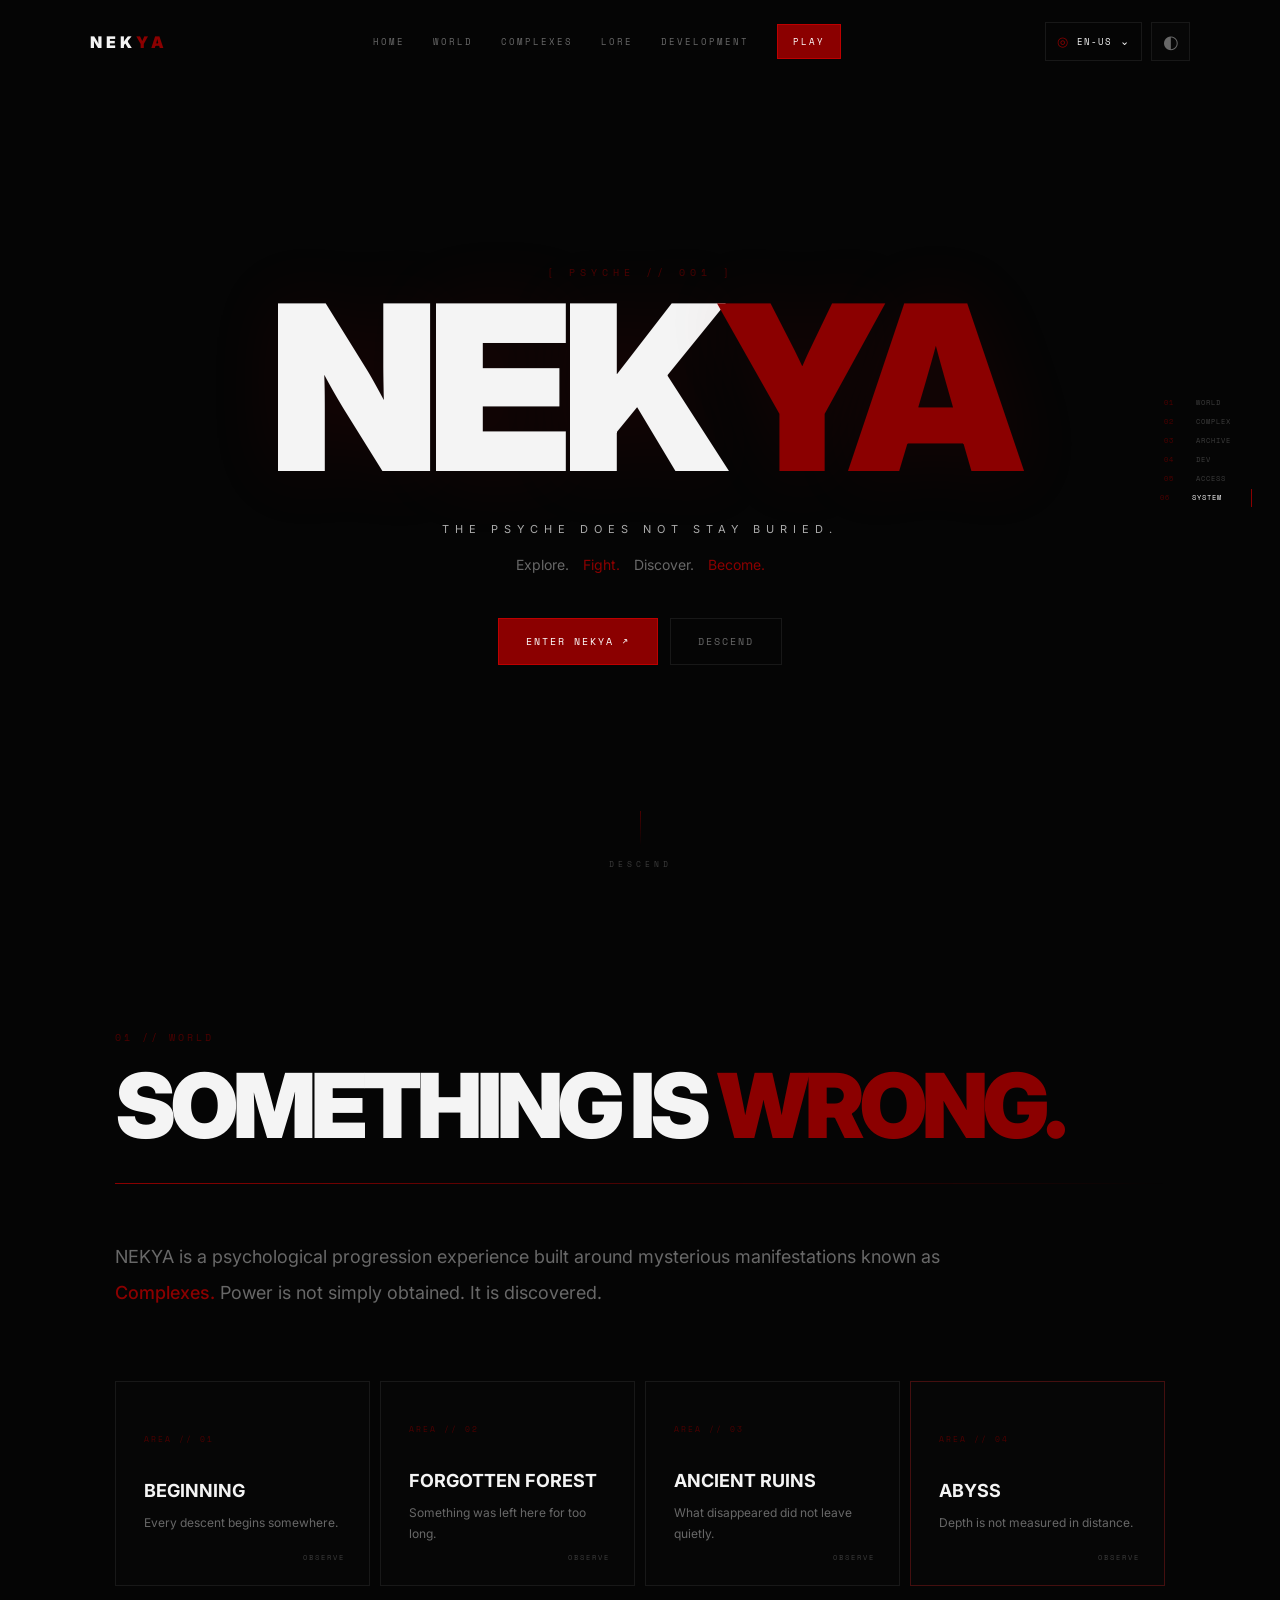
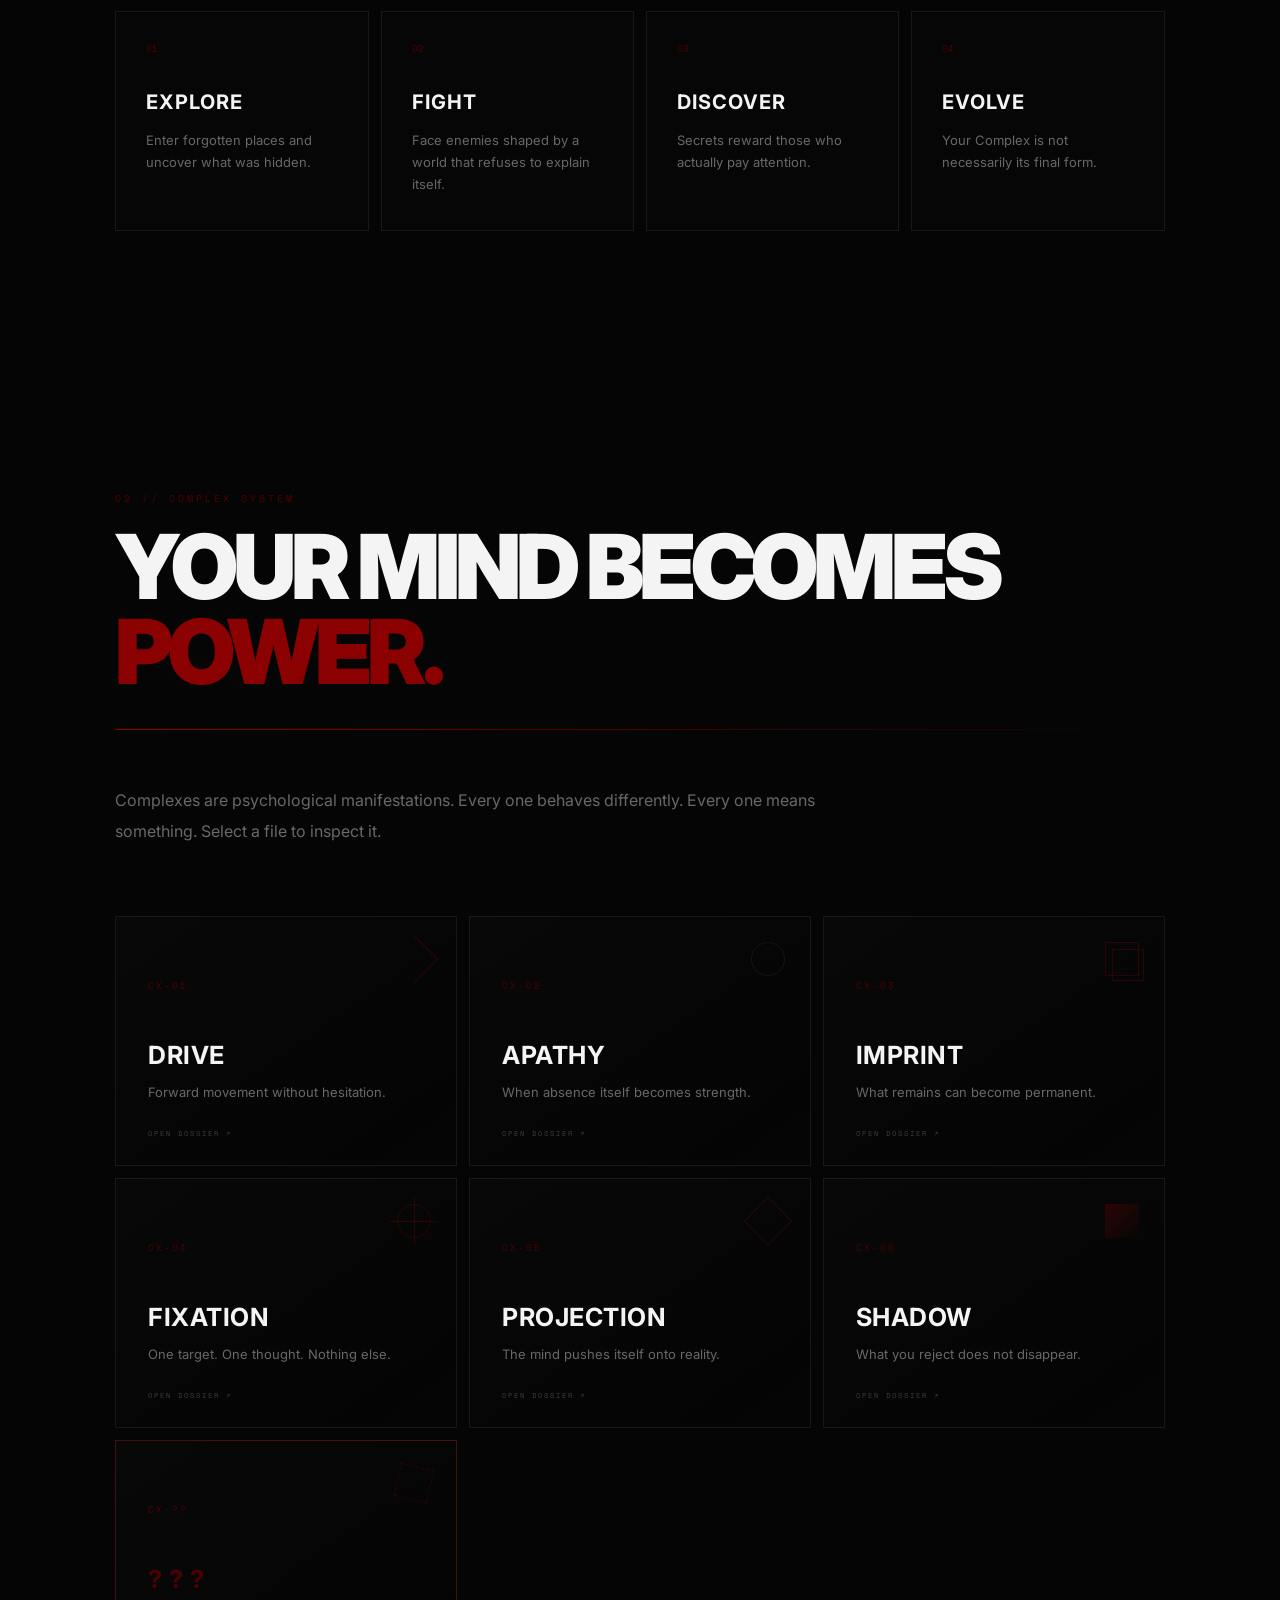
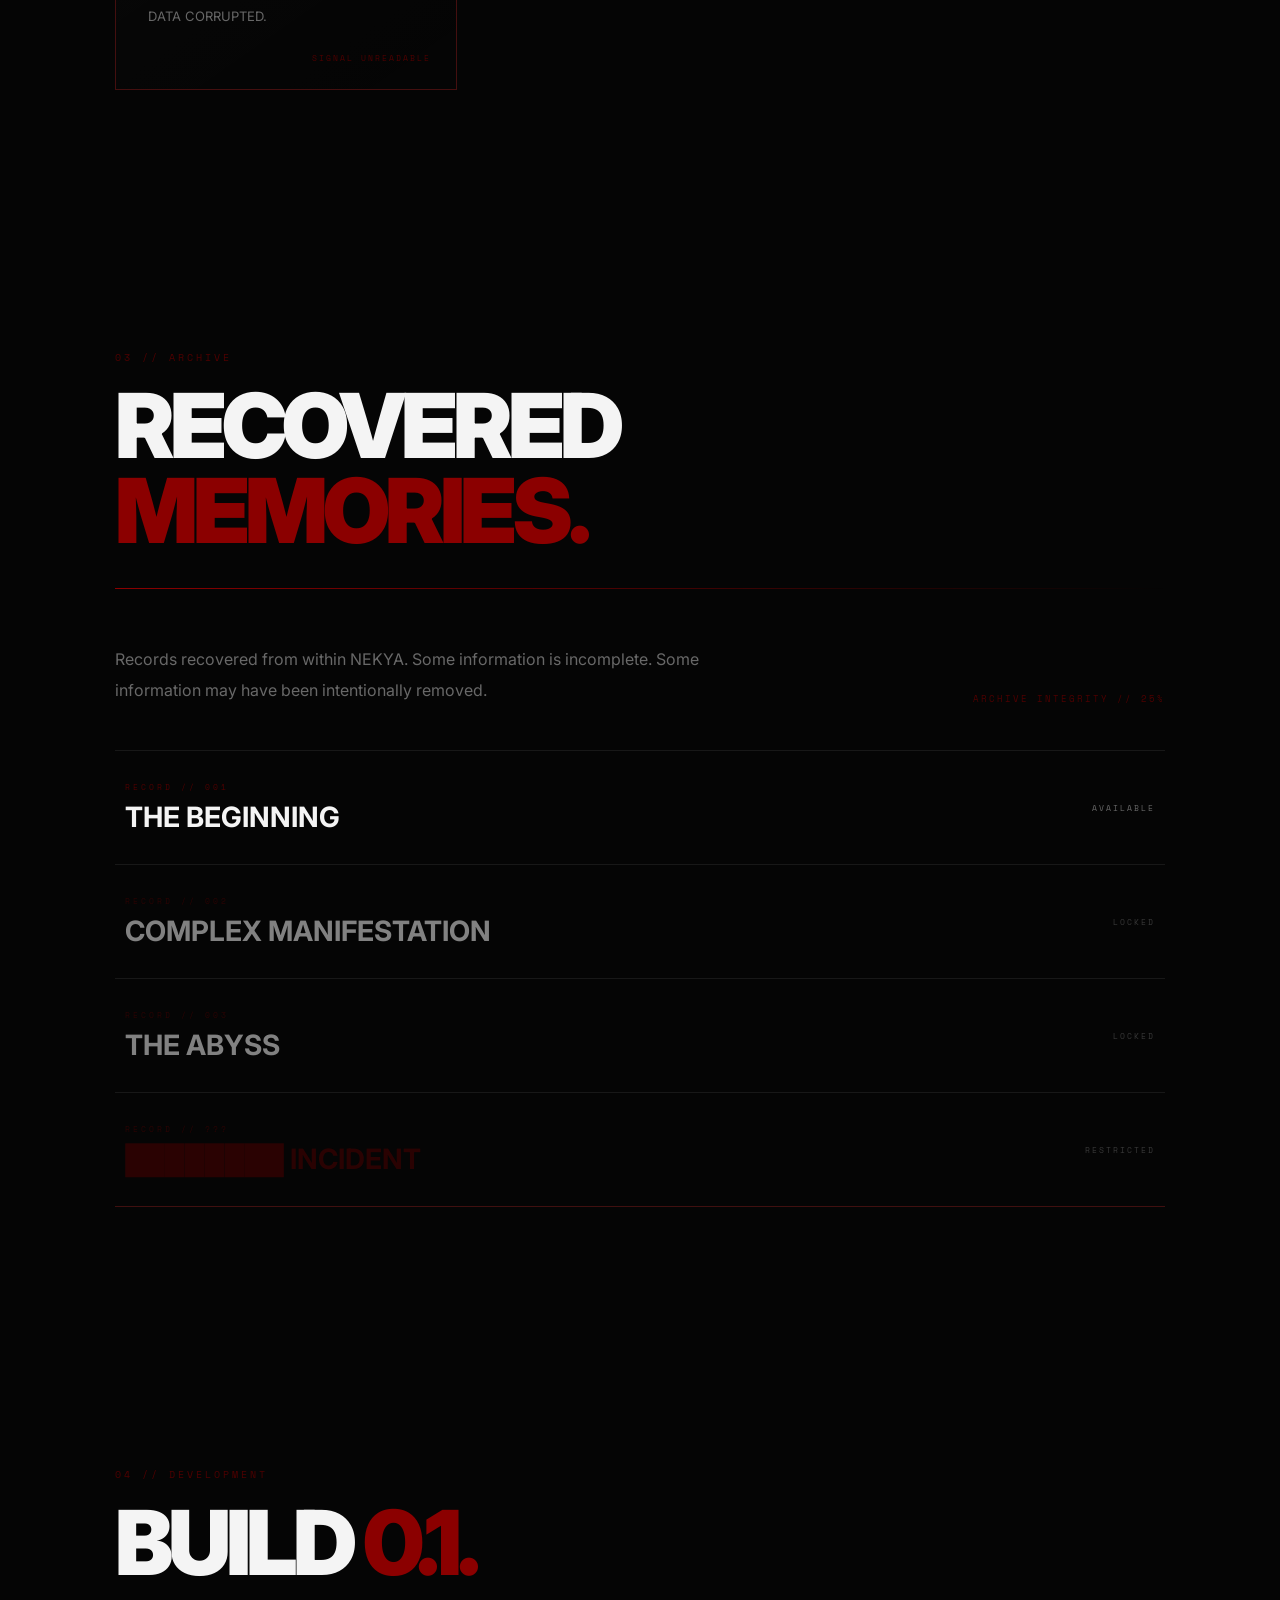
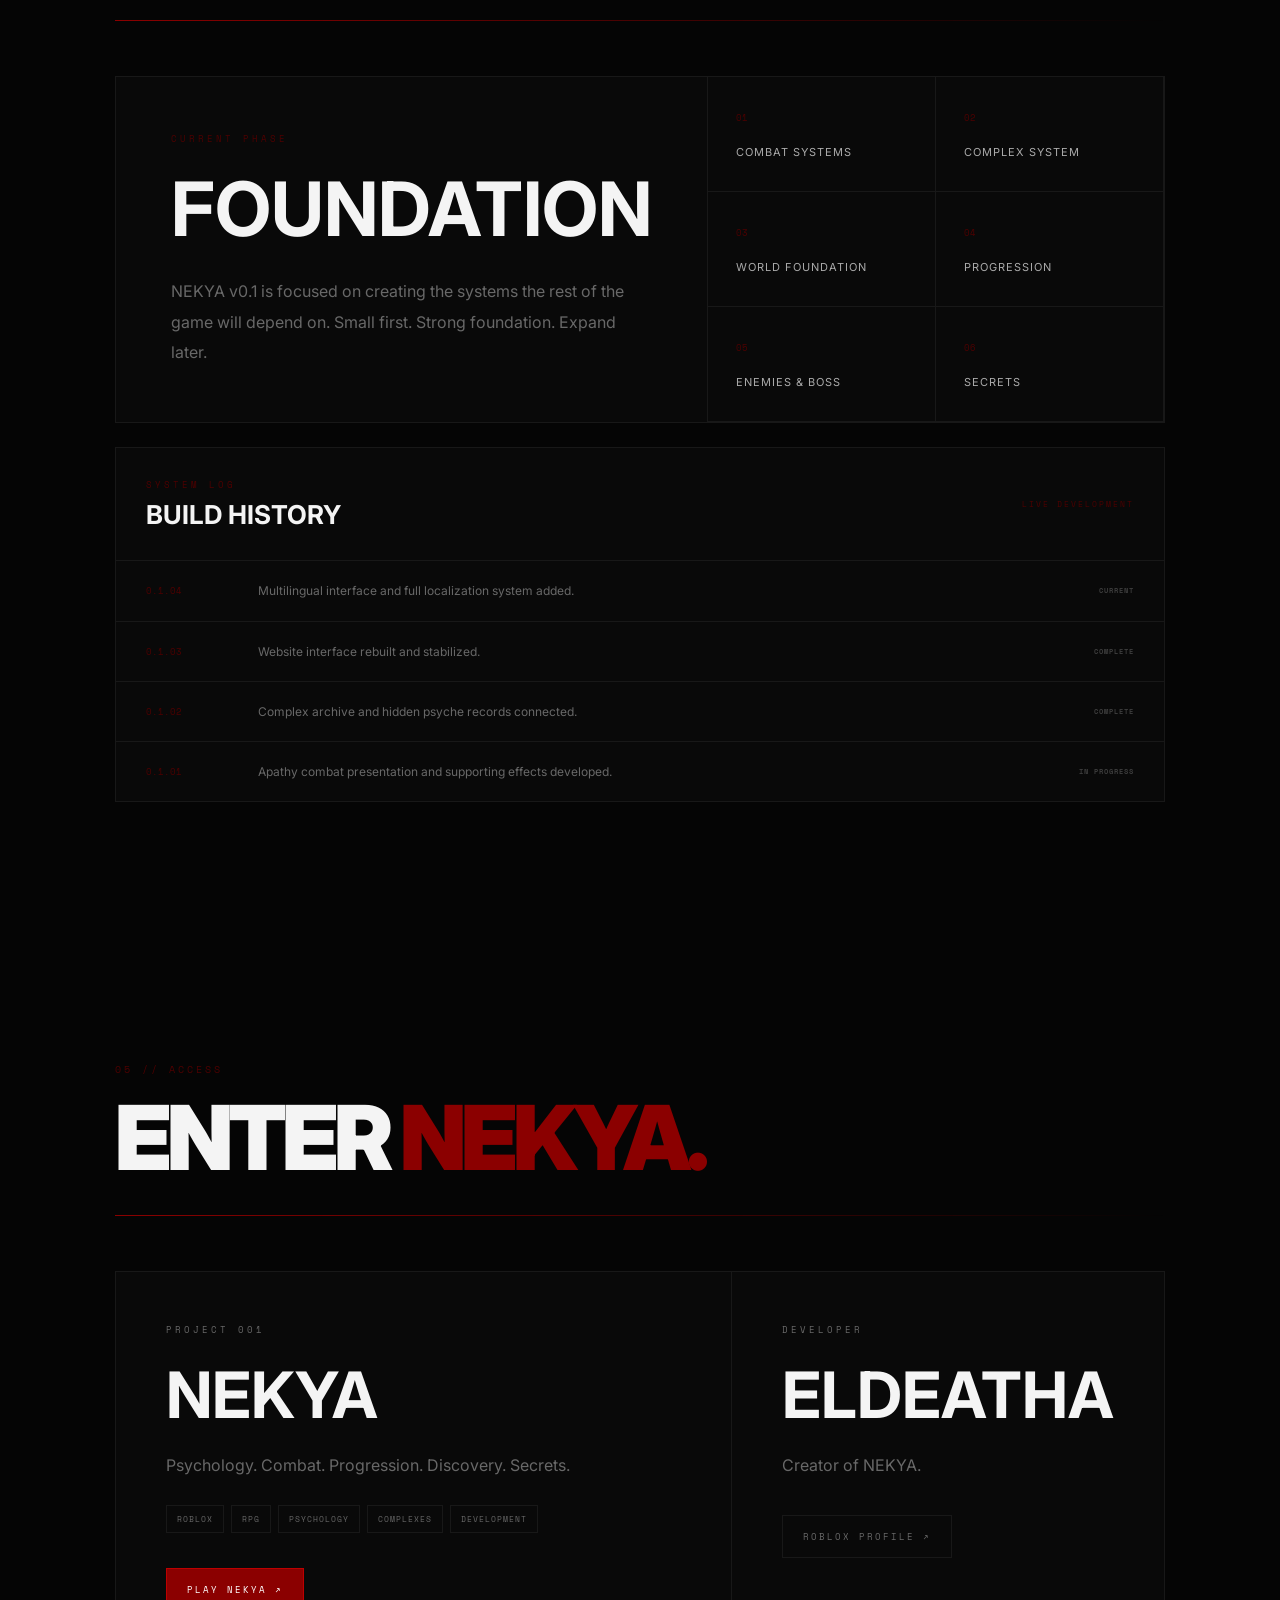
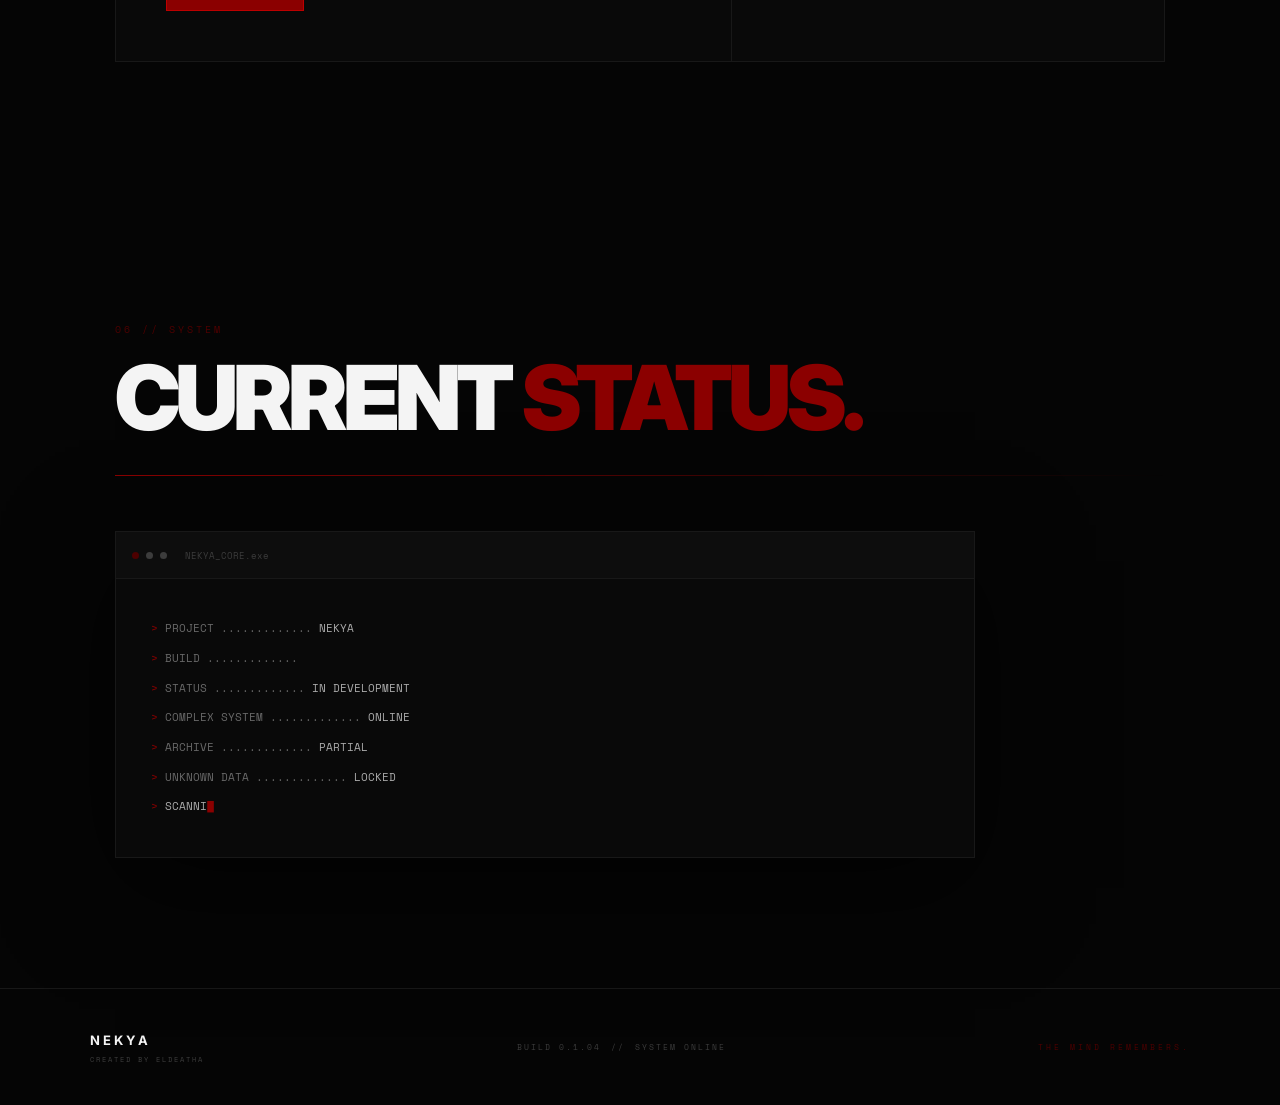
<file: index.html>
<!DOCTYPE html>
<html lang="en">
<head>
    <meta charset="UTF-8">
    <meta name="viewport" content="width=device-width, initial-scale=1.0">
    <meta name="description" content="NEKYA - Explore the psyche. Discover your Complex.">
    <meta name="theme-color" content="#050505">
    <title>NEKYA</title>

    <!-- Cache-busting version parameter prevents GitHub Pages/browser cache mismatches. -->
    <link rel="stylesheet" href="style.css?v=stable-4-lang">
</head>
<body>

    <!-- =====================================================
         GLOBAL VISUAL LAYERS
    ====================================================== -->
    <div id="cursor-dot" aria-hidden="true"></div>
    <div id="cursor-ring" aria-hidden="true"></div>
    <div id="mouse-glow" aria-hidden="true"></div>
    <div id="screen-glitch" class="screen-glitch" aria-hidden="true"></div>

    <div class="background" aria-hidden="true"></div>
    <div class="grid-background" id="grid-background" aria-hidden="true"></div>
    <div class="noise" aria-hidden="true"></div>
    <div id="ambient-particles" class="ambient-particles" aria-hidden="true"></div>


    <!-- =====================================================
         BOOT SCREEN
    ====================================================== -->
    <div id="boot-screen" class="boot-screen" aria-hidden="true">
        <div class="boot-container">
            <p class="boot-small">PSYCHE INTERFACE</p>
            <h1>NEKYA</h1>
            <div class="boot-line"></div>

            <div class="boot-data">
                <p><span>CONNECTION</span><b>ESTABLISHED</b></p>
                <p><span>PSYCHE</span><b>UNSTABLE</b></p>
                <p><span>COMPLEX SYSTEM</span><b>ONLINE</b></p>
                <p><span>ARCHIVE</span><b>PARTIAL</b></p>
                <p><span>UNKNOWN SIGNAL</span><b>DETECTED</b></p>
            </div>

            <p class="boot-loading">
                ENTERING NEKYA<span id="boot-dots">...</span>
            </p>
        </div>
    </div>


    <!-- =====================================================
         NAVBAR
    ====================================================== -->
    <nav id="navbar">
        <a href="#home" class="logo" aria-label="NEKYA home">
            NEK<span>YA</span>
        </a>

        <div class="nav-links" id="nav-links">
            <a href="#home">Home</a>
            <a href="#world">World</a>
            <a href="#complexes">Complexes</a>
            <a href="#lore">Lore</a>
            <a href="#development">Development</a>
            <a
                href="https://www.roblox.com/games/97595999708831/Nekya"
                target="_blank"
                rel="noopener noreferrer"
                class="nav-play"
            >
                Play
            </a>
        </div>

        <div class="nav-controls">
            <div class="language-control" id="language-control">
                <button
                    id="language-toggle"
                    class="language-toggle"
                    type="button"
                    aria-label="Choose language"
                    aria-expanded="false"
                    title="Language"
                >
                    <span class="language-globe">◎</span>
                    <span id="language-current">EN-US</span>
                    <span class="language-chevron">⌄</span>
                </button>

                <div id="language-menu" class="language-menu" role="menu" aria-label="Language">
                    <button type="button" role="menuitemradio" data-language="en-US"><span>English</span><small>US</small></button>
                    <button type="button" role="menuitemradio" data-language="en-GB"><span>English</span><small>UK</small></button>
                    <button type="button" role="menuitemradio" data-language="ru-RU"><span>Русский</span><small>RU</small></button>
                    <button type="button" role="menuitemradio" data-language="lv-LV"><span>Latviešu</span><small>LV</small></button>
                    <button type="button" role="menuitemradio" data-language="es-ES"><span>Español</span><small>ES</small></button>
                    <button type="button" role="menuitemradio" data-language="pt-BR"><span>Português</span><small>BR</small></button>
                    <button type="button" role="menuitemradio" data-language="de-DE"><span>Deutsch</span><small>DE</small></button>
                    <button type="button" role="menuitemradio" data-language="fr-FR"><span>Français</span><small>FR</small></button>
                    <button type="button" role="menuitemradio" data-language="pl-PL"><span>Polski</span><small>PL</small></button>
                </div>
            </div>

            <button
                id="theme-toggle"
                class="icon-button theme-toggle"
                type="button"
                aria-label="Switch theme"
                title="Switch theme"
            >
                <span id="theme-icon">◐</span>
            </button>

            <button
                id="mobile-toggle"
                class="icon-button mobile-toggle"
                type="button"
                aria-label="Open navigation"
                aria-expanded="false"
            >
                <span></span>
                <span></span>
                <span></span>
            </button>
        </div>
    </nav>


    <!-- =====================================================
         SECTION TRACKER
    ====================================================== -->
    <aside class="section-tracker" id="section-tracker" aria-label="Section navigation">
        <a href="#world" data-track="world"><span>01</span><b>WORLD</b></a>
        <a href="#complexes" data-track="complexes"><span>02</span><b>COMPLEX</b></a>
        <a href="#lore" data-track="lore"><span>03</span><b>ARCHIVE</b></a>
        <a href="#development" data-track="development"><span>04</span><b>DEV</b></a>
        <a href="#access" data-track="access"><span>05</span><b>ACCESS</b></a>
        <a href="#status" data-track="status"><span>06</span><b>SYSTEM</b></a>
    </aside>


    <!-- =====================================================
         HERO
    ====================================================== -->
    <main>
        <section id="home" class="hero" data-section="home">
            <div class="hero-content">
                <p class="hero-code">[ PSYCHE // 001 ]</p>
                <h1>NEK<span>YA</span></h1>
                <p class="hero-line">THE PSYCHE DOES NOT STAY BURIED.</p>
                <p class="hero-description">
                    Explore. <span>Fight.</span> Discover. <span>Become.</span>
                </p>

                <div class="hero-buttons">
                    <a
                        href="https://www.roblox.com/games/97595999708831/Nekya"
                        target="_blank"
                        rel="noopener noreferrer"
                        class="primary-button"
                    >
                        ENTER NEKYA ↗
                    </a>

                    <a href="#world" class="secondary-button">
                        DESCEND
                    </a>
                </div>
            </div>

            <div class="scroll-indicator" aria-hidden="true">
                <span></span>
                DESCEND
            </div>
        </section>


        <!-- =================================================
             WORLD
        ================================================== -->
        <section id="world" class="section reveal" data-section="world">
            <p class="section-number">01 // WORLD</p>
            <h2>SOMETHING IS <span>WRONG.</span></h2>
            <div class="section-line"></div>

            <p class="large-description">
                NEKYA is a psychological progression experience built around
                mysterious manifestations known as <strong>Complexes.</strong>
                Power is not simply obtained. It is discovered.
            </p>

            <div class="world-grid">
                <button class="world-card" type="button" data-world="beginning">
                    <p>AREA // 01</p>
                    <h3>BEGINNING</h3>
                    <span>Every descent begins somewhere.</span>
                    <small>OBSERVE</small>
                </button>

                <button class="world-card" type="button" data-world="forest">
                    <p>AREA // 02</p>
                    <h3>FORGOTTEN FOREST</h3>
                    <span>Something was left here for too long.</span>
                    <small>OBSERVE</small>
                </button>

                <button class="world-card" type="button" data-world="ruins">
                    <p>AREA // 03</p>
                    <h3>ANCIENT RUINS</h3>
                    <span>What disappeared did not leave quietly.</span>
                    <small>OBSERVE</small>
                </button>

                <button class="world-card abyss-card" type="button" data-world="abyss">
                    <p>AREA // 04</p>
                    <h3>ABYSS</h3>
                    <span>Depth is not measured in distance.</span>
                    <small>OBSERVE</small>
                </button>
            </div>

            <div class="loop-grid">
                <div class="loop-card">
                    <p>01</p>
                    <h3>EXPLORE</h3>
                    <span>Enter forgotten places and uncover what was hidden.</span>
                </div>

                <div class="loop-card">
                    <p>02</p>
                    <h3>FIGHT</h3>
                    <span>Face enemies shaped by a world that refuses to explain itself.</span>
                </div>

                <div class="loop-card">
                    <p>03</p>
                    <h3>DISCOVER</h3>
                    <span>Secrets reward those who actually pay attention.</span>
                </div>

                <div class="loop-card">
                    <p>04</p>
                    <h3>EVOLVE</h3>
                    <span>Your Complex is not necessarily its final form.</span>
                </div>
            </div>
        </section>


        <!-- =================================================
             COMPLEXES
        ================================================== -->
        <section id="complexes" class="section reveal" data-section="complexes">
            <p class="section-number">02 // COMPLEX SYSTEM</p>
            <h2>YOUR MIND BECOMES <span>POWER.</span></h2>
            <div class="section-line"></div>

            <p class="section-description">
                Complexes are psychological manifestations. Every one behaves
                differently. Every one means something. Select a file to inspect it.
            </p>

            <div class="complex-grid">
                <button class="complex-card complex-drive" type="button" data-complex="drive">
                    <span class="complex-signature" aria-hidden="true"></span>
                    <p class="complex-id">CX-01</p>
                    <h3>DRIVE</h3>
                    <p>Forward movement without hesitation.</p>
                    <small>OPEN DOSSIER ↗</small>
                </button>

                <button class="complex-card complex-apathy" type="button" data-complex="apathy">
                    <span class="complex-signature" aria-hidden="true"></span>
                    <p class="complex-id">CX-02</p>
                    <h3>APATHY</h3>
                    <p>When absence itself becomes strength.</p>
                    <small>OPEN DOSSIER ↗</small>
                </button>

                <button class="complex-card complex-imprint" type="button" data-complex="imprint">
                    <span class="complex-signature" aria-hidden="true"></span>
                    <p class="complex-id">CX-03</p>
                    <h3>IMPRINT</h3>
                    <p>What remains can become permanent.</p>
                    <small>OPEN DOSSIER ↗</small>
                </button>

                <button class="complex-card complex-fixation" type="button" data-complex="fixation">
                    <span class="complex-signature" aria-hidden="true"></span>
                    <p class="complex-id">CX-04</p>
                    <h3>FIXATION</h3>
                    <p>One target. One thought. Nothing else.</p>
                    <small>OPEN DOSSIER ↗</small>
                </button>

                <button class="complex-card complex-projection" type="button" data-complex="projection">
                    <span class="complex-signature" aria-hidden="true"></span>
                    <p class="complex-id">CX-05</p>
                    <h3>PROJECTION</h3>
                    <p>The mind pushes itself onto reality.</p>
                    <small>OPEN DOSSIER ↗</small>
                </button>

                <button class="complex-card complex-shadow" type="button" data-complex="shadow">
                    <span class="complex-signature" aria-hidden="true"></span>
                    <p class="complex-id">CX-06</p>
                    <h3>SHADOW</h3>
                    <p>What you reject does not disappear.</p>
                    <small>OPEN DOSSIER ↗</small>
                </button>

                <button
                    class="complex-card secret-card"
                    id="secret-card"
                    type="button"
                    data-complex="unknown"
                >
                    <span class="complex-signature" aria-hidden="true"></span>
                    <p class="complex-id">CX-??</p>
                    <h3 id="secret-title">???</h3>
                    <p id="secret-description">DATA CORRUPTED.</p>
                    <span class="secret-signal" id="secret-signal">SIGNAL UNREADABLE</span>
                </button>
            </div>
        </section>


        <!-- =================================================
             LORE ARCHIVE
        ================================================== -->
        <section id="lore" class="section reveal" data-section="lore">
            <p class="section-number">03 // ARCHIVE</p>
            <h2>RECOVERED <span>MEMORIES.</span></h2>
            <div class="section-line"></div>

            <div class="archive-intro">
                <p>
                    Records recovered from within NEKYA. Some information is incomplete.
                    Some information may have been intentionally removed.
                </p>
                <span id="archive-integrity">ARCHIVE INTEGRITY // 25%</span>
            </div>

            <div class="archive-list">
                <article class="archive-record" data-record-id="001">
                    <button class="record-header" type="button">
                        <div>
                            <p>RECORD // 001</p>
                            <h3>THE BEGINNING</h3>
                        </div>
                        <span class="record-status">AVAILABLE</span>
                    </button>
                    <div class="record-content">
                        <div>
                            <p>
                                There is no confirmed point at which the first Complex appeared.
                                Some records suggest Complexes were discovered. Others suggest they
                                were always present, waiting for someone capable of recognizing them.
                            </p>
                        </div>
                    </div>
                </article>

                <article
                    class="archive-record locked-record"
                    data-record-id="002"
                    data-requires="complex_viewed"
                >
                    <button class="record-header" type="button">
                        <div>
                            <p>RECORD // 002</p>
                            <h3>COMPLEX MANIFESTATION</h3>
                        </div>
                        <span class="record-status">LOCKED</span>
                    </button>
                    <div class="record-content">
                        <div>
                            <p>
                                A Complex is not simply an ability. It is an expression.
                                Something psychological given form, behavior and consequence.
                                The same power does not necessarily create the same person.
                            </p>
                        </div>
                    </div>
                </article>

                <article
                    class="archive-record locked-record decrypt-record"
                    data-record-id="003"
                    data-requires="world_observed"
                >
                    <button class="record-header" type="button">
                        <div>
                            <p>RECORD // 003</p>
                            <h3>THE ABYSS</h3>
                        </div>
                        <span class="record-status">LOCKED</span>
                    </button>
                    <div class="record-content">
                        <div>
                            <p>
                                The Abyss appears to exist beneath the known world.
                                That description may be inaccurate. Witnesses repeatedly describe
                                the sensation of descending even when no physical movement occurs.
                                Further records are corrupted.
                            </p>
                        </div>
                    </div>
                </article>

                <article
                    class="archive-record locked-record decrypt-record restricted-record"
                    id="restricted-record"
                    data-record-id="unknown"
                    data-requires="secret"
                >
                    <button class="record-header" type="button">
                        <div>
                            <p>RECORD // ???</p>
                            <h3>████████ INCIDENT</h3>
                        </div>
                        <span class="record-status" id="restricted-status">RESTRICTED</span>
                    </button>
                    <div class="record-content">
                        <div>
                            <p id="restricted-text">
                                ACCESS DENIED. This file has been removed from the archive.
                            </p>
                        </div>
                    </div>
                </article>
            </div>
        </section>


        <!-- =================================================
             DEVELOPMENT
        ================================================== -->
        <section id="development" class="section reveal" data-section="development">
            <p class="section-number">04 // DEVELOPMENT</p>
            <h2>BUILD <span>0.1.</span></h2>
            <div class="section-line"></div>

            <div class="development-layout">
                <div class="development-main">
                    <p class="development-label">CURRENT PHASE</p>
                    <h3>FOUNDATION</h3>
                    <p>
                        NEKYA v0.1 is focused on creating the systems the rest of
                        the game will depend on. Small first. Strong foundation.
                        Expand later.
                    </p>
                </div>

                <div class="development-systems">
                    <div><span>01</span><p>COMBAT SYSTEMS</p></div>
                    <div><span>02</span><p>COMPLEX SYSTEM</p></div>
                    <div><span>03</span><p>WORLD FOUNDATION</p></div>
                    <div><span>04</span><p>PROGRESSION</p></div>
                    <div><span>05</span><p>ENEMIES & BOSS</p></div>
                    <div><span>06</span><p>SECRETS</p></div>
                </div>
            </div>

            <div class="update-log">
                <div class="update-log-head">
                    <div>
                        <p class="development-label">SYSTEM LOG</p>
                        <h3>BUILD HISTORY</h3>
                    </div>
                    <span>LIVE DEVELOPMENT</span>
                </div>

                <div class="update-entry">
                    <span>0.1.04</span>
                    <p>Multilingual interface and full localization system added.</p>
                    <b>CURRENT</b>
                </div>

                <div class="update-entry">
                    <span>0.1.03</span>
                    <p>Website interface rebuilt and stabilized.</p>
                    <b>COMPLETE</b>
                </div>

                <div class="update-entry">
                    <span>0.1.02</span>
                    <p>Complex archive and hidden psyche records connected.</p>
                    <b>COMPLETE</b>
                </div>

                <div class="update-entry">
                    <span>0.1.01</span>
                    <p>Apathy combat presentation and supporting effects developed.</p>
                    <b>IN PROGRESS</b>
                </div>
            </div>
        </section>


        <!-- =================================================
             ACCESS
        ================================================== -->
        <section id="access" class="section reveal" data-section="access">
            <p class="section-number">05 // ACCESS</p>
            <h2>ENTER <span>NEKYA.</span></h2>
            <div class="section-line"></div>

            <div class="access-panel">
                <div class="access-main">
                    <p class="access-label">PROJECT 001</p>
                    <h3>NEKYA</h3>
                    <p>Psychology. Combat. Progression. Discovery. Secrets.</p>

                    <div class="tags">
                        <span>ROBLOX</span>
                        <span>RPG</span>
                        <span>PSYCHOLOGY</span>
                        <span>COMPLEXES</span>
                        <span>DEVELOPMENT</span>
                    </div>

                    <a
                        href="https://www.roblox.com/games/97595999708831/Nekya"
                        target="_blank"
                        rel="noopener noreferrer"
                        class="play-button"
                    >
                        PLAY NEKYA ↗
                    </a>
                </div>

                <div class="developer-panel">
                    <p class="access-label">DEVELOPER</p>
                    <h3>ELDEATHA</h3>
                    <p>Creator of NEKYA.</p>

                    <a
                        href="https://www.roblox.com/users/1854066173/profile"
                        target="_blank"
                        rel="noopener noreferrer"
                        class="developer-button"
                    >
                        ROBLOX PROFILE ↗
                    </a>
                </div>
            </div>
        </section>


        <!-- =================================================
             STATUS
        ================================================== -->
        <section id="status" class="section reveal" data-section="status">
            <p class="section-number">06 // SYSTEM</p>
            <h2>CURRENT <span>STATUS.</span></h2>
            <div class="section-line"></div>

            <div class="terminal">
                <div class="terminal-header">
                    <div class="terminal-lights">
                        <span></span><span></span><span></span>
                    </div>
                    <p>NEKYA_CORE.exe</p>
                </div>

                <div class="terminal-body">
                    <p><b>&gt;</b> PROJECT ............. <span>NEKYA</span></p>
                    <p><b>&gt;</b> BUILD ............... <span>0.1.04</span></p>
                    <p><b>&gt;</b> STATUS .............. <span>IN DEVELOPMENT</span></p>
                    <p><b>&gt;</b> COMPLEX SYSTEM ...... <span>ONLINE</span></p>
                    <p><b>&gt;</b> ARCHIVE ............. <span id="archive-status">PARTIAL</span></p>
                    <p><b>&gt;</b> UNKNOWN DATA ........ <span id="unknown-status">LOCKED</span></p>
                    <p class="terminal-animation">
                        <b>&gt;</b> <span id="terminal-text"></span><i>█</i>
                    </p>
                </div>
            </div>
        </section>
    </main>


    <!-- =====================================================
         FOOTER
    ====================================================== -->
    <footer>
        <div>
            <strong>NEKYA</strong>
            <p>CREATED BY ELDEATHA</p>
        </div>

        <div class="footer-center">
            <span>BUILD 0.1.04</span>
            <span>//</span>
            <span>SYSTEM ONLINE</span>
        </div>

        <p class="footer-text">THE MIND REMEMBERS.</p>
    </footer>


    <!-- =====================================================
         COMPLEX DOSSIER
    ====================================================== -->
    <div id="complex-overlay" class="modal-layer" aria-hidden="true">
        <div class="complex-dossier" role="dialog" aria-modal="true" aria-labelledby="dossier-name">
            <button id="close-dossier" class="overlay-close" type="button" aria-label="Close dossier">×</button>

            <div class="dossier-topline">
                <p id="dossier-id">CX-01 // DOSSIER</p>
                <span id="dossier-status">ACTIVE FILE</span>
            </div>

            <div class="dossier-title-row">
                <div>
                    <p class="dossier-label">COMPLEX</p>
                    <h2 id="dossier-name">DRIVE</h2>
                </div>

                <div class="dossier-rarity">
                    <p>RARITY</p>
                    <strong id="dossier-rarity">FAINT</strong>
                </div>
            </div>

            <div class="dossier-divider"></div>

            <div class="dossier-grid">
                <div class="dossier-block wide">
                    <p>CONCEPT</p>
                    <h3 id="dossier-concept">Forward pressure</h3>
                </div>

                <div class="dossier-block">
                    <p>STATUS</p>
                    <span id="dossier-dev-status">IN DEVELOPMENT</span>
                </div>

                <div class="dossier-block">
                    <p>CLASSIFICATION</p>
                    <span id="dossier-classification">PSYCHOLOGICAL MANIFESTATION</span>
                </div>

                <div class="dossier-block wide">
                    <p>DESCRIPTION</p>
                    <span id="dossier-description"></span>
                </div>

                <div class="dossier-block wide">
                    <p>ABILITY DATA</p>
                    <ul id="dossier-abilities"></ul>
                </div>

                <div class="dossier-block corrupted-block wide">
                    <p>CORRUPTED DATA</p>
                    <span id="dossier-corruption">NO CORRUPTION DETECTED.</span>
                </div>
            </div>
        </div>
    </div>


    <!-- =====================================================
         SECRET OVERLAY
    ====================================================== -->
    <div id="secret-overlay" class="modal-layer secret-overlay" aria-hidden="true">
        <div class="secret-window" role="dialog" aria-modal="true">
            <button id="close-secret" class="overlay-close" type="button" aria-label="Close secret file">×</button>
            <p class="secret-file">FILE // ???</p>
            <h2>OBSERVATION <span>DETECTED.</span></h2>
            <div class="secret-divider"></div>

            <p class="secret-message">
                You kept looking.
                <br><br>
                Most would have stopped.
                <br><br>
                Something beneath the Complex system has noticed you.
            </p>

            <p class="secret-clue">U M B R A</p>
            <p class="secret-warning">THIS IS NOT A NAME.</p>
        </div>
    </div>


    <!-- =====================================================
         COMMAND CONSOLE
    ====================================================== -->
    <div id="command-console" class="modal-layer command-console" aria-hidden="true">
        <div class="command-window" role="dialog" aria-modal="true" aria-label="NEKYA command interface">
            <div class="command-header">
                <span>NEKYA COMMAND INTERFACE</span>
                <button id="close-console" type="button">ESC</button>
            </div>

            <div id="command-output" class="command-output">
                <p><b>NEKYA://</b> interface ready.</p>
                <p>Type <strong>help</strong> for available commands.</p>
            </div>

            <form id="command-form" class="command-input-row" autocomplete="off">
                <span>NEKYA://&gt;</span>
                <input
                    id="command-input"
                    type="text"
                    spellcheck="false"
                    aria-label="Command input"
                    placeholder="type a command..."
                >
            </form>
        </div>
    </div>


    <!-- =====================================================
         DECRYPT OVERLAY
    ====================================================== -->
    <div id="decrypt-overlay" class="modal-layer decrypt-overlay" aria-hidden="true">
        <div class="decrypt-window">
            <p>ARCHIVE ACCESS</p>
            <h2 id="decrypt-text">DECRYPTING...</h2>
            <div class="decrypt-bar"><span id="decrypt-bar-fill"></span></div>
            <span id="decrypt-progress">0%</span>
        </div>
    </div>


    <!-- =====================================================
         TOAST
    ====================================================== -->
    <div id="system-toast" class="system-toast" aria-live="polite">
        <p>SYSTEM</p>
        <span id="toast-text">ARCHIVE UPDATED</span>
    </div>


    <script src="i18n.js?v=stable-4-lang"></script>
    <script src="script.js?v=stable-4-lang"></script>
</body>
</html>
</file>
<file: style.css>
@import url('https://fonts.googleapis.com/css2?family=Inter:wght@400;500;600;700;800;900&family=Space+Mono:wght@400;700&display=swap');

/* ==========================================================
   NEKYA THEME TOKENS
========================================================== */

:root {
    --bg: #050505;
    --bg-deep: #020202;
    --panel: #090909;
    --panel-2: #0d0d0d;
    --panel-3: #111111;

    --text: #f4f4f4;
    --text-soft: #aaaaaa;
    --text-muted: #686868;
    --text-dim: #3c3c3c;

    --border: #181818;
    --border-strong: #282828;
    --border-red: #4b0000;

    --red: #8b0000;
    --red-bright: #bd0000;
    --red-deep: #4d0000;
    --red-faint: rgba(139, 0, 0, 0.08);

    --nav-bg: rgba(5, 5, 5, 0.84);
    --overlay-bg: rgba(0, 0, 0, 0.92);

    --grid-line: rgba(255, 255, 255, 0.025);
    --shadow: rgba(0, 0, 0, 0.65);

    --glow-soft: rgba(150, 0, 0, 0.12);
    --glow-strong: rgba(190, 0, 0, 0.28);

    --radius: 0px;
}

body.fracture-theme {
    --bg: #e9e5de;
    --bg-deep: #dcd7cf;
    --panel: #f1ede6;
    --panel-2: #e3ded6;
    --panel-3: #d7d0c7;

    --text: #161616;
    --text-soft: #393631;
    --text-muted: #68625b;
    --text-dim: #989087;

    --border: #c7c0b6;
    --border-strong: #ada59a;
    --border-red: #8d3030;

    --red: #760000;
    --red-bright: #a60000;
    --red-deep: #5b1010;
    --red-faint: rgba(118, 0, 0, 0.07);

    --nav-bg: rgba(233, 229, 222, 0.88);
    --overlay-bg: rgba(226, 221, 212, 0.94);

    --grid-line: rgba(0, 0, 0, 0.05);
    --shadow: rgba(42, 33, 26, 0.20);

    --glow-soft: rgba(118, 0, 0, 0.08);
    --glow-strong: rgba(118, 0, 0, 0.18);
}

/* ==========================================================
   RESET / GLOBAL
========================================================== */

* {
    margin: 0;
    padding: 0;
    box-sizing: border-box;
}

html {
    scroll-behavior: smooth;
    background: var(--bg);
}

body {
    min-height: 100vh;
    overflow-x: hidden;
    background: var(--bg);
    color: var(--text);
    font-family: "Inter", sans-serif;
    transition:
        background-color 0.35s ease,
        color 0.35s ease;
}

body.booting,
body.modal-open {
    overflow: hidden;
}

button,
a,
input {
    font: inherit;
}

button {
    color: inherit;
}

button,
a {
    -webkit-tap-highlight-color: transparent;
}

::selection {
    background: var(--red);
    color: #ffffff;
}

a:focus-visible,
button:focus-visible,
input:focus-visible {
    outline: 1px solid var(--red-bright);
    outline-offset: 4px;
}

/* ==========================================================
   BACKGROUND
========================================================== */

.background {
    position: fixed;
    inset: 0;
    z-index: -6;
    pointer-events: none;
    background:
        radial-gradient(circle at 50% 8%, var(--glow-soft), transparent 35%),
        radial-gradient(circle at 82% 72%, rgba(80, 0, 0, 0.06), transparent 34%),
        var(--bg);
    transition: background 0.35s ease;
}

.grid-background {
    position: fixed;
    inset: -30px;
    z-index: -5;
    pointer-events: none;
    opacity: 0.16;
    background-image:
        linear-gradient(var(--grid-line) 1px, transparent 1px),
        linear-gradient(90deg, var(--grid-line) 1px, transparent 1px);
    background-size: 54px 54px;
    mask-image: linear-gradient(to bottom, black 0%, rgba(0,0,0,.85) 58%, transparent 100%);
    transition: transform 0.15s ease-out;
}

.noise {
    position: fixed;
    inset: 0;
    z-index: -4;
    pointer-events: none;
    opacity: 0.018;
    background-image: url("https://grainy-gradients.vercel.app/noise.svg");
}

.ambient-particles {
    position: fixed;
    inset: 0;
    z-index: -3;
    pointer-events: none;
    overflow: hidden;
}

.particle {
    position: absolute;
    width: 2px;
    height: 2px;
    border-radius: 50%;
    background: var(--red);
    opacity: 0;
    animation: particleRise linear infinite;
}

@keyframes particleRise {
    0% {
        opacity: 0;
        transform: translate3d(0, 35px, 0);
    }

    15% {
        opacity: 0.42;
    }

    75% {
        opacity: 0.16;
    }

    100% {
        opacity: 0;
        transform: translate3d(0, -115vh, 0);
    }
}

/* ==========================================================
   CUSTOM CURSOR
========================================================== */

#cursor-dot {
    position: fixed;
    left: -100px;
    top: -100px;
    z-index: 12000;
    width: 6px;
    height: 6px;
    border-radius: 50%;
    pointer-events: none;
    background: #ff2323;
    transform: translate(-50%, -50%);
    box-shadow:
        0 0 8px rgba(255, 0, 0, 0.85),
        0 0 18px rgba(255, 0, 0, 0.38);
}

#cursor-ring {
    position: fixed;
    left: -100px;
    top: -100px;
    z-index: 11999;
    width: 34px;
    height: 34px;
    border: 1px solid rgba(255, 40, 40, 0.62);
    border-radius: 50%;
    pointer-events: none;
    transform: translate(-50%, -50%);
    transition:
        width 0.16s ease,
        height 0.16s ease,
        border-color 0.16s ease,
        background-color 0.16s ease;
}

#cursor-ring.cursor-hover {
    width: 52px;
    height: 52px;
    border-color: rgba(255, 0, 0, 0.9);
    background: rgba(130, 0, 0, 0.06);
}

#cursor-ring.cursor-click {
    width: 24px;
    height: 24px;
}

#mouse-glow {
    position: fixed;
    left: -500px;
    top: -500px;
    z-index: -2;
    width: 520px;
    height: 520px;
    border-radius: 50%;
    pointer-events: none;
    transform: translate(-50%, -50%);
    background: radial-gradient(
        circle,
        rgba(130, 0, 0, 0.12),
        rgba(90, 0, 0, 0.04) 32%,
        transparent 70%
    );
}

@media (pointer: fine) {
    body,
    a,
    button,
    input {
        cursor: none;
    }
}

@media (pointer: coarse), (prefers-reduced-motion: reduce) {
    #cursor-dot,
    #cursor-ring,
    #mouse-glow {
        display: none;
    }
}

/* ==========================================================
   GLITCH LAYER
========================================================== */

.screen-glitch {
    position: fixed;
    inset: 0;
    z-index: 11500;
    pointer-events: none;
    opacity: 0;
    background:
        linear-gradient(90deg, transparent, rgba(150,0,0,.13), transparent),
        repeating-linear-gradient(
            to bottom,
            transparent 0,
            transparent 6px,
            rgba(255,255,255,.025) 7px
        );
    mix-blend-mode: screen;
}

body.fracture-theme .screen-glitch {
    mix-blend-mode: multiply;
}

.screen-glitch.active {
    animation: screenGlitch 0.18s steps(2, end);
}

@keyframes screenGlitch {
    0% {
        opacity: 0;
        transform: translateX(0);
    }

    25% {
        opacity: 0.8;
        transform: translateX(4px);
    }

    50% {
        opacity: 0.25;
        transform: translateX(-5px);
    }

    75% {
        opacity: 0.65;
        transform: translateX(2px);
    }

    100% {
        opacity: 0;
        transform: translateX(0);
    }
}

/* ==========================================================
   BOOT SCREEN
========================================================== */

.boot-screen {
    position: fixed;
    inset: 0;
    z-index: 11000;
    display: flex;
    align-items: center;
    justify-content: center;
    background: var(--bg-deep);
    color: var(--text);
    transition:
        opacity 0.8s ease,
        visibility 0.8s ease,
        background-color 0.35s ease,
        color 0.35s ease;
}

.boot-screen.boot-hide {
    opacity: 0;
    visibility: hidden;
    pointer-events: none;
}

.boot-container {
    width: min(560px, 86vw);
}

.boot-small {
    color: var(--red-deep);
    font-family: "Space Mono", monospace;
    font-size: 9px;
    letter-spacing: 5px;
}

.boot-container h1 {
    margin-top: 8px;
    font-size: clamp(58px, 10vw, 100px);
    font-weight: 900;
    letter-spacing: -6px;
}

.boot-line {
    width: 100%;
    height: 1px;
    margin: 20px 0 30px;
    background: linear-gradient(90deg, var(--red), transparent);
}

.boot-data {
    display: flex;
    flex-direction: column;
    gap: 14px;
    font-family: "Space Mono", monospace;
}

.boot-data p {
    display: flex;
    justify-content: space-between;
    gap: 30px;
    font-size: 10px;
    letter-spacing: 1px;
}

.boot-data span {
    color: var(--text-dim);
}

.boot-data b {
    color: var(--red);
    font-weight: 400;
}

.boot-loading {
    margin-top: 38px;
    color: var(--text-muted);
    font-family: "Space Mono", monospace;
    font-size: 9px;
    letter-spacing: 3px;
}

/* ==========================================================
   NAVIGATION
========================================================== */

nav {
    position: fixed;
    top: 0;
    left: 0;
    z-index: 1000;
    width: 100%;
    padding: 22px 7%;
    display: flex;
    align-items: center;
    justify-content: space-between;
    gap: 30px;
    border-bottom: 1px solid transparent;
    transition:
        background-color 0.3s ease,
        border-color 0.3s ease,
        padding 0.3s ease;
}

nav.scrolled {
    background: var(--nav-bg);
    border-bottom-color: var(--border);
    backdrop-filter: blur(18px);
}

.logo {
    color: var(--text);
    text-decoration: none;
    font-weight: 900;
    letter-spacing: 4px;
}

.logo span {
    color: var(--red);
}

.nav-links {
    display: flex;
    align-items: center;
    gap: 28px;
}

.nav-links a {
    position: relative;
    color: var(--text-muted);
    text-decoration: none;
    text-transform: uppercase;
    font-family: "Space Mono", monospace;
    font-size: 9px;
    letter-spacing: 2px;
    transition: color 0.25s ease;
}

.nav-links a:not(.nav-play)::after {
    content: "";
    position: absolute;
    left: 0;
    bottom: -8px;
    width: 0;
    height: 1px;
    background: var(--red);
    transition: width 0.25s ease;
}

.nav-links a:hover {
    color: var(--text);
}

.nav-links a:hover::after {
    width: 100%;
}

.nav-play {
    padding: 10px 15px;
    border: 1px solid var(--red-bright);
    background: var(--red);
    color: #ffffff !important;
}

.nav-play:hover {
    background: var(--red-bright);
}

.nav-controls {
    display: flex;
    align-items: center;
    gap: 9px;
}

.icon-button {
    width: 39px;
    height: 39px;
    display: flex;
    align-items: center;
    justify-content: center;
    border: 1px solid var(--border);
    background: color-mix(in srgb, var(--panel) 70%, transparent);
    color: var(--text-muted);
    transition:
        color 0.2s ease,
        border-color 0.2s ease,
        background-color 0.2s ease,
        transform 0.2s ease;
}

.icon-button:hover {
    color: var(--text);
    border-color: var(--border-red);
    background: var(--red-faint);
    transform: translateY(-1px);
}

.theme-toggle {
    font-size: 18px;
}

.mobile-toggle {
    display: none;
    flex-direction: column;
    gap: 4px;
}

.mobile-toggle span {
    width: 16px;
    height: 1px;
    background: currentColor;
    transition: transform 0.25s ease, opacity 0.25s ease;
}

.mobile-toggle.open span:nth-child(1) {
    transform: translateY(5px) rotate(45deg);
}

.mobile-toggle.open span:nth-child(2) {
    opacity: 0;
}

.mobile-toggle.open span:nth-child(3) {
    transform: translateY(-5px) rotate(-45deg);
}

/* ==========================================================
   SECTION TRACKER
========================================================== */

.section-tracker {
    position: fixed;
    top: 50%;
    right: 26px;
    z-index: 650;
    display: flex;
    flex-direction: column;
    gap: 8px;
    transform: translateY(-50%);
}

.section-tracker a {
    display: grid;
    grid-template-columns: 24px 58px;
    align-items: center;
    gap: 8px;
    color: var(--text-dim);
    text-decoration: none;
    font-family: "Space Mono", monospace;
    font-size: 7px;
    letter-spacing: 1px;
    transition: color 0.25s ease, transform 0.25s ease;
}

.section-tracker span {
    color: var(--red-deep);
}

.section-tracker b {
    font-weight: 400;
}

.section-tracker a::before {
    content: "";
    position: absolute;
    right: -2px;
    width: 1px;
    height: 0;
    background: var(--red);
    transition: height 0.25s ease;
}

.section-tracker a:hover,
.section-tracker a.active {
    color: var(--text);
    transform: translateX(-4px);
}

.section-tracker a.active::before {
    height: 18px;
}

/* ==========================================================
   HERO
========================================================== */

.hero {
    position: relative;
    min-height: 100vh;
    display: flex;
    align-items: center;
    justify-content: center;
    padding: 100px 50px 70px;
    text-align: center;
}

.hero-content {
    animation: heroEnter 1.1s ease both;
}

@keyframes heroEnter {
    from {
        opacity: 0;
        transform: translateY(24px);
    }

    to {
        opacity: 1;
        transform: translateY(0);
    }
}

.hero-code {
    margin-bottom: 18px;
    color: var(--red-deep);
    font-family: "Space Mono", monospace;
    font-size: 10px;
    letter-spacing: 5px;
}

.hero h1 {
    font-size: clamp(88px, 18vw, 238px);
    font-weight: 900;
    line-height: 0.78;
    letter-spacing: clamp(-12px, -1vw, -5px);
    text-shadow: 0 0 70px var(--glow-soft);
}

.hero h1 span {
    color: var(--red);
}

.hero-line {
    margin-top: 45px;
    color: var(--text-soft);
    font-size: 11px;
    letter-spacing: 6px;
}

.hero-description {
    margin-top: 20px;
    color: var(--text-muted);
    font-size: 14px;
    word-spacing: 10px;
}

.hero-description span {
    color: var(--red);
}

.hero-buttons {
    margin-top: 45px;
    display: flex;
    justify-content: center;
    gap: 12px;
}

.primary-button,
.secondary-button {
    padding: 15px 27px;
    text-decoration: none;
    font-family: "Space Mono", monospace;
    font-size: 10px;
    letter-spacing: 2px;
    transition:
        transform 0.25s ease,
        border-color 0.25s ease,
        background-color 0.25s ease,
        color 0.25s ease,
        box-shadow 0.25s ease;
}

.primary-button {
    border: 1px solid var(--red-bright);
    background: var(--red);
    color: #ffffff;
}

.primary-button:hover {
    background: var(--red-bright);
    transform: translateY(-3px);
    box-shadow: 0 0 34px var(--glow-strong);
}

.secondary-button {
    border: 1px solid var(--border);
    color: var(--text-muted);
}

.secondary-button:hover {
    border-color: var(--border-red);
    color: var(--text);
    transform: translateY(-3px);
}

.scroll-indicator {
    position: absolute;
    bottom: 30px;
    display: flex;
    flex-direction: column;
    align-items: center;
    gap: 12px;
    color: var(--text-dim);
    font-family: "Space Mono", monospace;
    font-size: 8px;
    letter-spacing: 4px;
}

.scroll-indicator span {
    width: 1px;
    height: 35px;
    background: linear-gradient(var(--red-deep), transparent);
    animation: scrollPulse 2s infinite;
}

@keyframes scrollPulse {
    0%, 100% {
        opacity: 0.2;
    }

    50% {
        opacity: 1;
    }
}

/* ==========================================================
   SECTION BASE
========================================================== */

.section {
    width: min(1400px, 100%);
    min-height: 80vh;
    margin: 0 auto;
    padding: 130px 9%;
}

.section-number {
    margin-bottom: 18px;
    color: var(--red-deep);
    font-family: "Space Mono", monospace;
    font-size: 10px;
    letter-spacing: 3px;
}

.section h2 {
    max-width: 950px;
    font-size: clamp(44px, 7vw, 95px);
    font-weight: 900;
    line-height: 0.95;
    letter-spacing: -5px;
}

.section h2 span {
    color: var(--red);
}

.section-line {
    width: 100%;
    height: 1px;
    margin: 35px 0 55px;
    background: linear-gradient(90deg, var(--red), transparent);
}

.large-description {
    max-width: 850px;
    color: var(--text-muted);
    font-size: 18px;
    line-height: 2;
}

.large-description strong {
    color: var(--red);
    font-weight: 500;
}

.section-description {
    max-width: 720px;
    color: var(--text-muted);
    line-height: 1.9;
}

/* ==========================================================
   WORLD
========================================================== */

.world-grid {
    display: grid;
    grid-template-columns: repeat(4, 1fr);
    gap: 10px;
    margin-top: 70px;
}

.world-card {
    position: relative;
    min-height: 205px;
    padding: 28px;
    overflow: hidden;
    border: 1px solid var(--border);
    background: rgba(255,255,255,0.008);
    color: var(--text);
    text-align: left;
    transition:
        transform 0.3s ease,
        border-color 0.3s ease,
        background-color 0.3s ease,
        box-shadow 0.3s ease;
}

body.fracture-theme .world-card {
    background: rgba(0,0,0,0.018);
}

.world-card:hover,
.world-card.observed {
    transform: translateY(-5px);
    border-color: var(--border-red);
    background: var(--red-faint);
    box-shadow: 0 18px 45px var(--shadow);
}

.world-card > p {
    color: var(--red-deep);
    font-family: "Space Mono", monospace;
    font-size: 8px;
    letter-spacing: 2px;
}

.world-card h3 {
    margin: 35px 0 12px;
    font-size: 18px;
}

.world-card > span {
    display: block;
    color: var(--text-muted);
    font-size: 12px;
    line-height: 1.7;
}

.world-card small {
    position: absolute;
    right: 24px;
    bottom: 22px;
    color: var(--text-dim);
    font-family: "Space Mono", monospace;
    font-size: 7px;
    letter-spacing: 2px;
}

.world-card.observed small {
    color: var(--red);
}

.abyss-card {
    border-color: color-mix(in srgb, var(--red) 38%, var(--border));
}

/* ==========================================================
   GAME LOOP
========================================================== */

.loop-grid {
    display: grid;
    grid-template-columns: repeat(4, 1fr);
    gap: 12px;
    margin-top: 25px;
}

.loop-card {
    min-height: 220px;
    padding: 30px;
    border: 1px solid var(--border);
    background: rgba(255,255,255,0.008);
    transition:
        transform 0.3s ease,
        border-color 0.3s ease,
        background-color 0.3s ease;
}

body.fracture-theme .loop-card {
    background: rgba(0,0,0,0.018);
}

.loop-card:hover {
    transform: translateY(-5px);
    border-color: var(--border-red);
    background: var(--red-faint);
}

.loop-card > p {
    color: var(--red-deep);
    font-family: "Space Mono", monospace;
    font-size: 9px;
}

.loop-card h3 {
    margin: 35px 0 15px;
    font-size: 20px;
    letter-spacing: 1px;
}

.loop-card span {
    color: var(--text-muted);
    font-size: 13px;
    line-height: 1.7;
}

/* ==========================================================
   COMPLEX CARDS
========================================================== */

.complex-grid {
    display: grid;
    grid-template-columns: repeat(3, 1fr);
    gap: 12px;
    margin-top: 70px;
}

.complex-card {
    position: relative;
    min-height: 250px;
    padding: 32px;
    overflow: hidden;
    border: 1px solid var(--border);
    background: linear-gradient(145deg, rgba(255,255,255,.014), transparent);
    color: var(--text);
    text-align: left;
    isolation: isolate;
    transition:
        transform 0.32s ease,
        border-color 0.32s ease,
        background-color 0.32s ease,
        filter 0.32s ease,
        box-shadow 0.32s ease;
}

body.fracture-theme .complex-card {
    background: linear-gradient(145deg, rgba(0,0,0,.022), transparent);
}

.complex-card::before {
    content: "";
    position: absolute;
    top: -115px;
    right: -115px;
    z-index: -1;
    width: 230px;
    height: 230px;
    border-radius: 50%;
    background: var(--red);
    filter: blur(120px);
    opacity: 0;
    transition: opacity 0.35s ease;
}

.complex-card:hover {
    transform: translateY(-6px);
    border-color: var(--border-red);
    box-shadow: 0 22px 55px var(--shadow);
}

.complex-card:hover::before {
    opacity: 0.26;
}

.complex-id {
    color: var(--red-deep);
    font-family: "Space Mono", monospace;
    font-size: 9px;
    letter-spacing: 2px;
}

.complex-card h3 {
    margin-top: 48px;
    font-size: 25px;
    letter-spacing: 0.5px;
}

.complex-card > p:not(.complex-id) {
    margin-top: 12px;
    color: var(--text-muted);
    font-size: 13px;
    line-height: 1.6;
}

.complex-card small {
    position: absolute;
    left: 32px;
    bottom: 26px;
    color: var(--text-dim);
    font-family: "Space Mono", monospace;
    font-size: 7px;
    letter-spacing: 2px;
    transition: color 0.25s ease;
}

.complex-card:hover small {
    color: var(--red);
}

.complex-signature {
    position: absolute;
    right: 25px;
    top: 25px;
    width: 34px;
    height: 34px;
    opacity: 0.28;
    transition:
        transform 0.35s ease,
        opacity 0.35s ease,
        filter 0.35s ease;
}

/* Drive: forward arrow / motion */
.complex-drive .complex-signature {
    border-right: 1px solid var(--red);
    border-top: 1px solid var(--red);
    transform: rotate(45deg);
}

.complex-drive:hover .complex-signature {
    transform: translateX(8px) rotate(45deg);
    opacity: 0.75;
}

/* Apathy: desaturates / weakens */
.complex-apathy .complex-signature {
    border: 1px solid var(--text-dim);
    border-radius: 50%;
}

.complex-apathy:hover {
    filter: saturate(0.45);
}

.complex-apathy:hover .complex-signature {
    opacity: 0.08;
    transform: scale(0.75);
}

/* Imprint: double trace */
.complex-imprint .complex-signature,
.complex-imprint .complex-signature::after {
    border: 1px solid var(--red);
}

.complex-imprint .complex-signature::after {
    content: "";
    position: absolute;
    inset: 6px -6px -6px 6px;
}

.complex-imprint:hover .complex-signature {
    transform: translate(-3px, -3px);
    opacity: 0.75;
}

/* Fixation: target */
.complex-fixation .complex-signature {
    border: 1px solid var(--red);
    border-radius: 50%;
}

.complex-fixation .complex-signature::before,
.complex-fixation .complex-signature::after {
    content: "";
    position: absolute;
    background: var(--red);
}

.complex-fixation .complex-signature::before {
    left: 50%;
    top: -8px;
    width: 1px;
    height: 48px;
}

.complex-fixation .complex-signature::after {
    top: 50%;
    left: -8px;
    height: 1px;
    width: 48px;
}

.complex-fixation:hover .complex-signature {
    opacity: 0.8;
    transform: scale(1.15);
}

/* Projection: expands outward */
.complex-projection .complex-signature {
    border: 1px solid var(--red);
    transform: rotate(45deg);
}

.complex-projection:hover .complex-signature {
    opacity: 0.72;
    transform: rotate(45deg) scale(1.3);
    box-shadow: 0 0 22px var(--glow-strong);
}

/* Shadow: darkens but still remains readable in light mode */
.complex-shadow .complex-signature {
    background: linear-gradient(135deg, var(--red), transparent);
}

.complex-shadow:hover {
    background: color-mix(in srgb, var(--panel-3) 88%, var(--red) 12%);
}

.complex-shadow:hover .complex-signature {
    opacity: 0.85;
    filter: blur(2px);
}

/* Secret */
.secret-card {
    border-color: color-mix(in srgb, var(--red) 38%, var(--border));
    user-select: none;
}

.secret-card h3 {
    color: var(--red-deep);
    letter-spacing: 7px;
}

.secret-card .complex-signature {
    border: 1px dashed var(--red);
    transform: rotate(13deg);
}

.secret-card:hover {
    border-color: var(--red);
}

.secret-card:hover .complex-signature {
    opacity: 0.75;
    transform: rotate(-13deg) scale(1.12);
}

.secret-signal {
    position: absolute;
    right: 25px;
    bottom: 25px;
    color: var(--red-deep);
    font-family: "Space Mono", monospace;
    font-size: 8px;
    letter-spacing: 2px;
}

.secret-card.secret-disturb {
    animation: secretShake 0.18s linear;
}

.secret-card.unlocked {
    border-color: var(--red);
    box-shadow: 0 0 65px var(--glow-soft);
}

.secret-card.unlocked h3 {
    color: var(--red-bright);
}

@keyframes secretShake {
    0% { transform: translateX(0); }
    25% { transform: translateX(-4px); }
    50% { transform: translateX(4px); }
    75% { transform: translateX(-2px); }
    100% { transform: translateX(0); }
}

/* ==========================================================
   ARCHIVE
========================================================== */

.archive-intro {
    display: flex;
    align-items: flex-end;
    justify-content: space-between;
    gap: 40px;
    margin-bottom: 45px;
}

.archive-intro p {
    max-width: 660px;
    color: var(--text-muted);
    line-height: 1.9;
}

.archive-intro span {
    color: var(--red-deep);
    font-family: "Space Mono", monospace;
    font-size: 9px;
    letter-spacing: 2px;
}

.archive-list {
    border-top: 1px solid var(--border);
}

.archive-record {
    border-bottom: 1px solid var(--border);
}

.record-header {
    width: 100%;
    padding: 30px 10px;
    display: flex;
    align-items: center;
    justify-content: space-between;
    gap: 25px;
    border: 0;
    background: transparent;
    color: var(--text);
    text-align: left;
    transition:
        padding 0.25s ease,
        background-color 0.25s ease,
        opacity 0.25s ease;
}

.record-header:hover {
    padding-left: 20px;
    background: var(--red-faint);
}

.record-header p {
    margin-bottom: 7px;
    color: var(--red-deep);
    font-family: "Space Mono", monospace;
    font-size: 8px;
    letter-spacing: 3px;
}

.record-header h3 {
    font-size: clamp(18px, 3vw, 28px);
}

.record-status {
    flex: 0 0 auto;
    color: var(--text-muted);
    font-family: "Space Mono", monospace;
    font-size: 8px;
    letter-spacing: 2px;
}

.locked-record .record-header {
    opacity: 0.52;
}

.restricted-record {
    border-color: color-mix(in srgb, var(--red) 35%, var(--border));
}

.restricted-record .record-header h3 {
    color: var(--red-deep);
}

.record-content {
    display: grid;
    grid-template-rows: 0fr;
    transition: grid-template-rows 0.4s ease;
}

.record-content > div {
    overflow: hidden;
}

.record-content p {
    max-width: 820px;
    padding: 0 10px;
    color: var(--text-muted);
    line-height: 1.9;
    transition: padding 0.4s ease;
}

.archive-record.open .record-content {
    grid-template-rows: 1fr;
}

.archive-record.open .record-content p {
    padding: 0 10px 36px;
}

/* ==========================================================
   DEVELOPMENT
========================================================== */

.development-layout {
    display: grid;
    grid-template-columns: 1.2fr 1fr;
    border: 1px solid var(--border);
    background: var(--panel);
}

.development-main {
    padding: 55px;
    border-right: 1px solid var(--border);
}

.development-label,
.access-label {
    color: var(--red-deep);
    font-family: "Space Mono", monospace;
    font-size: 9px;
    letter-spacing: 3px;
}

.development-main h3 {
    margin: 18px 0 22px;
    font-size: clamp(45px, 6vw, 75px);
}

.development-main > p:last-child {
    max-width: 580px;
    color: var(--text-muted);
    line-height: 1.9;
}

.development-systems {
    display: grid;
    grid-template-columns: repeat(2, 1fr);
}

.development-systems div {
    padding: 28px;
    border-right: 1px solid var(--border);
    border-bottom: 1px solid var(--border);
}

.development-systems span {
    color: var(--red-deep);
    font-family: "Space Mono", monospace;
    font-size: 9px;
}

.development-systems p {
    margin-top: 20px;
    color: var(--text-soft);
    font-size: 11px;
    letter-spacing: 1px;
}

.update-log {
    margin-top: 24px;
    border: 1px solid var(--border);
    background: var(--panel);
}

.update-log-head {
    padding: 30px;
    display: flex;
    align-items: center;
    justify-content: space-between;
    gap: 30px;
    border-bottom: 1px solid var(--border);
}

.update-log-head h3 {
    margin-top: 8px;
    font-size: 26px;
}

.update-log-head > span {
    color: var(--red-deep);
    font-family: "Space Mono", monospace;
    font-size: 8px;
    letter-spacing: 2px;
}

.update-entry {
    padding: 20px 30px;
    display: grid;
    grid-template-columns: 90px 1fr 110px;
    align-items: center;
    gap: 22px;
    border-bottom: 1px solid var(--border);
}

.update-entry:last-child {
    border-bottom: 0;
}

.update-entry > span {
    color: var(--red-deep);
    font-family: "Space Mono", monospace;
    font-size: 9px;
}

.update-entry p {
    color: var(--text-muted);
    font-size: 12px;
    line-height: 1.6;
}

.update-entry b {
    color: var(--text-dim);
    text-align: right;
    font-family: "Space Mono", monospace;
    font-size: 7px;
    letter-spacing: 1px;
}

/* ==========================================================
   ACCESS
========================================================== */

.access-panel {
    display: grid;
    grid-template-columns: 2fr 1fr;
    border: 1px solid var(--border);
    background: var(--panel);
}

.access-main,
.developer-panel {
    padding: 50px;
}

.developer-panel {
    border-left: 1px solid var(--border);
}

.access-panel h3 {
    margin: 18px 0;
    font-size: clamp(35px, 5vw, 65px);
}

.access-panel p {
    color: var(--text-muted);
    line-height: 1.8;
}

.tags {
    margin-top: 25px;
    display: flex;
    flex-wrap: wrap;
    gap: 7px;
}

.tags span {
    padding: 7px 10px;
    border: 1px solid var(--border);
    color: var(--text-muted);
    font-family: "Space Mono", monospace;
    font-size: 8px;
    letter-spacing: 1px;
}

.play-button,
.developer-button {
    display: inline-block;
    margin-top: 35px;
    padding: 14px 20px;
    text-decoration: none;
    font-family: "Space Mono", monospace;
    font-size: 9px;
    letter-spacing: 2px;
    transition:
        background-color 0.25s ease,
        color 0.25s ease,
        border-color 0.25s ease,
        transform 0.25s ease,
        box-shadow 0.25s ease;
}

.play-button {
    border: 1px solid var(--red-bright);
    background: var(--red);
    color: #ffffff;
}

.play-button:hover {
    background: var(--red-bright);
    transform: translateY(-2px);
    box-shadow: 0 0 30px var(--glow-strong);
}

.developer-button {
    border: 1px solid var(--border);
    color: var(--text-muted);
}

.developer-button:hover {
    border-color: var(--border-red);
    color: var(--text);
    transform: translateY(-2px);
}

/* ==========================================================
   STATUS TERMINAL
========================================================== */

.terminal {
    max-width: 860px;
    border: 1px solid var(--border);
    background: var(--panel);
    font-family: "Space Mono", monospace;
    box-shadow: 0 30px 100px var(--shadow);
}

.terminal-header {
    height: 47px;
    display: flex;
    align-items: center;
    padding: 0 16px;
    border-bottom: 1px solid var(--border);
    background: var(--panel-2);
}

.terminal-lights {
    display: flex;
    gap: 7px;
}

.terminal-lights span {
    width: 7px;
    height: 7px;
    border-radius: 50%;
    background: var(--text-dim);
}

.terminal-lights span:first-child {
    background: var(--red-deep);
}

.terminal-header p {
    margin-left: 18px;
    color: var(--text-dim);
    font-size: 9px;
}

.terminal-body {
    padding: 35px;
    color: var(--text-muted);
    font-size: 11px;
    line-height: 2.7;
}

.terminal-body b {
    color: var(--red);
    font-weight: 400;
}

.terminal-body span {
    color: var(--text-soft);
}

.terminal-animation i {
    color: var(--red);
    font-style: normal;
    animation: terminalBlink 0.8s infinite;
}

@keyframes terminalBlink {
    50% {
        opacity: 0;
    }
}

/* ==========================================================
   MODAL / OVERLAY SHARED
========================================================== */

.modal-layer {
    position: fixed;
    inset: 0;
    z-index: 9000;
    display: none;
    align-items: center;
    justify-content: center;
    padding: 25px;
    background: var(--overlay-bg);
    color: var(--text);
    backdrop-filter: blur(20px);
}

.modal-layer.active {
    display: flex;
}

.overlay-close {
    position: absolute;
    top: 18px;
    right: 22px;
    border: 0;
    background: transparent;
    color: var(--text-dim);
    font-size: 27px;
    line-height: 1;
    transition: color 0.2s ease, transform 0.2s ease;
}

.overlay-close:hover {
    color: var(--red-bright);
    transform: rotate(4deg);
}

@keyframes overlayOpen {
    from {
        opacity: 0;
        transform: translateY(8px) scale(0.975);
    }

    to {
        opacity: 1;
        transform: translateY(0) scale(1);
    }
}

/* ==========================================================
   COMPLEX DOSSIER
========================================================== */

.complex-dossier {
    position: relative;
    width: min(920px, 100%);
    max-height: 88vh;
    overflow: auto;
    padding: 48px;
    border: 1px solid var(--border-red);
    background: var(--panel);
    color: var(--text);
    box-shadow:
        0 0 150px var(--glow-soft),
        0 30px 90px var(--shadow);
    animation: overlayOpen 0.3s ease;
}

.dossier-topline {
    display: flex;
    justify-content: space-between;
    gap: 20px;
    color: var(--red-deep);
    font-family: "Space Mono", monospace;
    font-size: 8px;
    letter-spacing: 3px;
}

.dossier-topline span {
    color: var(--text-muted);
}

.dossier-title-row {
    margin-top: 25px;
    display: flex;
    align-items: flex-end;
    justify-content: space-between;
    gap: 30px;
}

.dossier-label,
.dossier-rarity p,
.dossier-block > p {
    color: var(--red-deep);
    font-family: "Space Mono", monospace;
    font-size: 8px;
    letter-spacing: 3px;
}

.dossier-title-row h2 {
    font-size: clamp(55px, 9vw, 110px);
    letter-spacing: -6px;
}

.dossier-rarity {
    text-align: right;
}

.dossier-rarity strong {
    display: block;
    margin-top: 8px;
    color: var(--text-soft);
    font-family: "Space Mono", monospace;
    font-size: 14px;
    letter-spacing: 2px;
}

.dossier-divider {
    height: 1px;
    margin: 28px 0;
    background: linear-gradient(90deg, var(--red), transparent);
}

.dossier-grid {
    display: grid;
    grid-template-columns: repeat(2, 1fr);
    gap: 10px;
}

.dossier-block {
    min-height: 120px;
    padding: 22px;
    border: 1px solid var(--border);
    background: var(--panel-2);
}

.dossier-block.wide {
    grid-column: 1 / -1;
}

.dossier-block h3 {
    margin-top: 14px;
    font-size: 24px;
}

.dossier-block span {
    display: block;
    margin-top: 14px;
    color: var(--text-muted);
    line-height: 1.8;
}

.dossier-block ul {
    margin-top: 14px;
    padding-left: 18px;
    color: var(--text-muted);
    line-height: 1.9;
}

.corrupted-block {
    border-color: color-mix(in srgb, var(--red) 32%, var(--border));
}

.corrupted-block span {
    color: var(--red-deep);
    font-family: "Space Mono", monospace;
    font-size: 10px;
    letter-spacing: 1px;
}

/* ==========================================================
   SECRET WINDOW
========================================================== */

.secret-window {
    position: relative;
    width: min(650px, 100%);
    padding: 60px;
    border: 1px solid var(--border-red);
    background: var(--panel);
    color: var(--text);
    box-shadow:
        0 0 150px var(--glow-soft),
        0 30px 90px var(--shadow);
    animation: overlayOpen 0.35s ease;
}

.secret-file {
    color: var(--red-deep);
    font-family: "Space Mono", monospace;
    font-size: 9px;
    letter-spacing: 4px;
}

.secret-window h2 {
    margin-top: 15px;
    font-size: clamp(40px, 7vw, 70px);
    letter-spacing: -4px;
}

.secret-window h2 span {
    color: var(--red);
}

.secret-divider {
    width: 100%;
    height: 1px;
    margin: 30px 0;
    background: linear-gradient(90deg, var(--red), transparent);
}

.secret-message {
    color: var(--text-muted);
    line-height: 1.9;
}

.secret-clue {
    margin-top: 45px;
    color: var(--red);
    text-align: center;
    font-family: "Space Mono", monospace;
    font-size: 18px;
    letter-spacing: 18px;
    text-shadow: 0 0 30px var(--glow-strong);
}

.secret-warning {
    margin-top: 13px;
    color: var(--text-dim);
    text-align: center;
    font-family: "Space Mono", monospace;
    font-size: 8px;
    letter-spacing: 4px;
}

/* ==========================================================
   COMMAND INTERFACE
========================================================== */

.command-window {
    width: min(840px, 100%);
    height: min(620px, 82vh);
    display: flex;
    flex-direction: column;
    border: 1px solid var(--border-red);
    background: var(--panel);
    color: var(--text);
    font-family: "Space Mono", monospace;
    box-shadow:
        0 0 120px var(--glow-soft),
        0 30px 90px var(--shadow);
    animation: overlayOpen 0.25s ease;
}

.command-header {
    min-height: 48px;
    padding: 0 16px;
    display: flex;
    align-items: center;
    justify-content: space-between;
    gap: 20px;
    border-bottom: 1px solid var(--border);
    background: var(--panel-2);
    color: var(--red-deep);
    font-size: 9px;
    letter-spacing: 2px;
}

.command-header button {
    border: 0;
    background: transparent;
    color: var(--text-dim);
    font-family: "Space Mono", monospace;
    font-size: 8px;
}

.command-header button:hover {
    color: var(--red-bright);
}

.command-output {
    flex: 1;
    overflow: auto;
    padding: 24px;
    font-size: 11px;
    line-height: 1.9;
}

.command-output p {
    margin-bottom: 6px;
    color: var(--text-muted);
}

.command-output b,
.command-output strong {
    color: var(--red);
}

.command-output .command-error {
    color: #a23f3f;
}

.command-output .command-success {
    color: var(--text-soft);
}

.command-input-row {
    display: flex;
    align-items: center;
    gap: 10px;
    padding: 15px 18px;
    border-top: 1px solid var(--border);
    background: var(--panel-2);
}

.command-input-row span {
    color: var(--red);
    font-size: 10px;
}

.command-input-row input {
    flex: 1;
    min-width: 0;
    border: 0;
    outline: 0;
    background: transparent;
    color: var(--text);
    caret-color: var(--red-bright);
    font-family: "Space Mono", monospace;
    font-size: 11px;
}

.command-input-row input::placeholder {
    color: var(--text-dim);
}

/* ==========================================================
   DECRYPT WINDOW
========================================================== */

.decrypt-overlay {
    z-index: 9200;
    text-align: center;
}

.decrypt-window {
    width: min(500px, 92vw);
    padding: 38px;
    border: 1px solid var(--border-red);
    background: var(--panel);
    box-shadow: 0 25px 90px var(--shadow);
    animation: overlayOpen 0.22s ease;
}

.decrypt-window p {
    color: var(--red-deep);
    font-family: "Space Mono", monospace;
    font-size: 8px;
    letter-spacing: 4px;
}

.decrypt-window h2 {
    margin-top: 14px;
    font-size: clamp(35px, 7vw, 65px);
    letter-spacing: -3px;
}

.decrypt-bar {
    width: 100%;
    height: 2px;
    margin-top: 28px;
    overflow: hidden;
    background: var(--border);
}

.decrypt-bar span {
    display: block;
    width: 0;
    height: 100%;
    background: var(--red);
    transition: width 0.08s linear;
}

#decrypt-progress {
    display: block;
    margin-top: 18px;
    color: var(--red);
    font-family: "Space Mono", monospace;
    font-size: 11px;
    letter-spacing: 3px;
}

/* ==========================================================
   TOAST
========================================================== */

.system-toast {
    position: fixed;
    right: 30px;
    bottom: 30px;
    z-index: 10000;
    min-width: 250px;
    padding: 17px 20px;
    border: 1px solid var(--border-red);
    background: var(--nav-bg);
    backdrop-filter: blur(18px);
    opacity: 0;
    pointer-events: none;
    transform: translateY(20px);
    box-shadow: 0 15px 50px var(--shadow);
    transition:
        opacity 0.3s ease,
        transform 0.3s ease;
}

.system-toast.show {
    opacity: 1;
    transform: translateY(0);
}

.system-toast p {
    color: var(--red);
    font-family: "Space Mono", monospace;
    font-size: 8px;
    letter-spacing: 3px;
}

.system-toast span {
    display: block;
    margin-top: 7px;
    color: var(--text-soft);
    font-size: 11px;
}

/* ==========================================================
   REVEAL
========================================================== */

.reveal {
    opacity: 0;
    transform: translateY(34px);
    transition:
        opacity 0.7s ease,
        transform 0.7s ease;
}

.reveal.visible {
    opacity: 1;
    transform: translateY(0);
}

/* ==========================================================
   FOOTER
========================================================== */

footer {
    padding: 40px 7%;
    display: flex;
    align-items: center;
    justify-content: space-between;
    gap: 30px;
    border-top: 1px solid var(--border);
}

footer strong {
    font-size: 13px;
    letter-spacing: 3px;
}

footer div p {
    margin-top: 5px;
    color: var(--text-dim);
    font-family: "Space Mono", monospace;
    font-size: 7px;
    letter-spacing: 2px;
}

.footer-center {
    display: flex;
    gap: 10px;
    color: var(--text-dim);
    font-family: "Space Mono", monospace;
    font-size: 8px;
    letter-spacing: 2px;
}

.footer-text {
    color: var(--red-deep);
    font-family: "Space Mono", monospace;
    font-size: 8px;
    letter-spacing: 3px;
}

/* ==========================================================
   SCROLLBARS
========================================================== */

::-webkit-scrollbar {
    width: 6px;
}

::-webkit-scrollbar-track {
    background: var(--bg);
}

::-webkit-scrollbar-thumb {
    background: var(--red-deep);
}

::-webkit-scrollbar-thumb:hover {
    background: var(--red);
}

.complex-dossier,
.command-output {
    scrollbar-width: thin;
    scrollbar-color: var(--red-deep) var(--panel);
}

/* ==========================================================
   RESPONSIVE
========================================================== */

@media (max-width: 1160px) {
    .section-tracker {
        display: none;
    }
}

@media (max-width: 1000px) {
    .mobile-toggle {
        display: flex;
    }

    .nav-links {
        position: absolute;
        top: 82px;
        left: 5%;
        width: 90%;
        padding: 25px;
        flex-direction: column;
        align-items: flex-start;
        gap: 22px;
        border: 1px solid var(--border);
        background: var(--nav-bg);
        backdrop-filter: blur(20px);
        opacity: 0;
        visibility: hidden;
        transform: translateY(-10px);
        box-shadow: 0 20px 60px var(--shadow);
        transition:
            opacity 0.25s ease,
            visibility 0.25s ease,
            transform 0.25s ease;
    }

    .nav-links.open {
        opacity: 1;
        visibility: visible;
        transform: translateY(0);
    }

    .nav-links a {
        width: 100%;
    }

    .nav-play {
        text-align: center;
    }

    .world-grid,
    .loop-grid,
    .complex-grid {
        grid-template-columns: repeat(2, 1fr);
    }

    .development-layout {
        grid-template-columns: 1fr;
    }

    .development-main {
        border-right: 0;
        border-bottom: 1px solid var(--border);
    }

    .access-panel {
        grid-template-columns: 1fr;
    }

    .developer-panel {
        border-left: 0;
        border-top: 1px solid var(--border);
    }

    .footer-center {
        display: none;
    }
}

@media (max-width: 680px) {
    nav {
        padding: 18px 6%;
    }

    .logo {
        font-size: 14px;
    }

    .section {
        padding: 100px 7%;
    }

    .section h2 {
        letter-spacing: -3px;
    }

    .hero {
        padding: 90px 20px 60px;
    }

    .hero h1 {
        font-size: clamp(72px, 23vw, 145px);
    }

    .hero-line {
        font-size: 8px;
        letter-spacing: 3px;
    }

    .hero-description {
        word-spacing: 4px;
    }

    .hero-buttons {
        flex-direction: column;
        max-width: 270px;
        margin: 42px auto 0;
    }

    .world-grid,
    .loop-grid,
    .complex-grid {
        grid-template-columns: 1fr;
    }

    .archive-intro {
        flex-direction: column;
        align-items: flex-start;
    }

    .record-header {
        align-items: flex-start;
    }

    .record-status {
        text-align: right;
    }

    .development-main {
        padding: 35px;
    }

    .development-systems {
        grid-template-columns: 1fr;
    }

    .update-log-head {
        flex-direction: column;
        align-items: flex-start;
    }

    .update-entry {
        grid-template-columns: 70px 1fr;
        padding: 18px 22px;
    }

    .update-entry b {
        display: none;
    }

    .access-main,
    .developer-panel {
        padding: 32px;
    }

    .complex-dossier,
    .secret-window {
        padding: 42px 24px;
    }

    .dossier-title-row {
        flex-direction: column;
        align-items: flex-start;
    }

    .dossier-rarity {
        text-align: left;
    }

    .dossier-grid {
        grid-template-columns: 1fr;
    }

    .dossier-block.wide {
        grid-column: auto;
    }

    .secret-clue {
        letter-spacing: 10px;
    }

    .command-window {
        height: 78vh;
    }

    .command-header {
        font-size: 7px;
    }

    .command-input-row {
        gap: 7px;
        padding: 13px;
    }

    .command-input-row span {
        font-size: 8px;
    }

    .system-toast {
        left: 20px;
        right: 20px;
        bottom: 20px;
        min-width: 0;
    }

    footer {
        flex-direction: column;
        align-items: flex-start;
        gap: 20px;
    }
}

@media (prefers-reduced-motion: reduce) {
    html {
        scroll-behavior: auto;
    }

    *,
    *::before,
    *::after {
        animation-duration: 0.01ms !important;
        animation-iteration-count: 1 !important;
        transition-duration: 0.01ms !important;
    }

    .grid-background {
        transform: none !important;
    }
}

/* =====================================================
   MULTILINGUAL LANGUAGE CONTROL — STABLE 4
===================================================== */

.language-control {
    position: relative;
    z-index: 620;
}

.language-toggle {
    min-width: 92px;
    height: 39px;
    padding: 0 11px;
    display: inline-flex;
    align-items: center;
    justify-content: center;
    gap: 8px;
    border: 1px solid var(--border);
    background: var(--panel-faint);
    color: var(--muted);
    font-family: "Space Mono", monospace;
    font-size: 9px;
    letter-spacing: 1px;
    transition:
        color 0.25s ease,
        border-color 0.25s ease,
        background 0.25s ease,
        transform 0.25s ease;
}

.language-toggle:hover,
.language-toggle.open {
    color: var(--text);
    border-color: var(--red-dark);
    background: rgba(120, 0, 0, 0.06);
}

.language-toggle.open {
    transform: translateY(1px);
}

.language-globe {
    color: var(--red);
    font-size: 13px;
    line-height: 1;
}

.language-chevron {
    color: var(--dim);
    font-size: 11px;
    transform: translateY(-1px);
    transition: transform 0.25s ease;
}

.language-toggle.open .language-chevron {
    transform: translateY(1px) rotate(180deg);
}

.language-menu {
    position: absolute;
    top: calc(100% + 12px);
    right: 0;
    width: 230px;
    padding: 7px;
    display: grid;
    gap: 3px;
    border: 1px solid var(--border);
    background: var(--nav-background);
    box-shadow: 0 24px 70px var(--shadow);
    backdrop-filter: blur(22px);
    -webkit-backdrop-filter: blur(22px);
    opacity: 0;
    visibility: hidden;
    transform: translateY(-8px) scale(0.985);
    transform-origin: top right;
    transition:
        opacity 0.22s ease,
        visibility 0.22s ease,
        transform 0.22s ease;
}

.language-menu.open {
    opacity: 1;
    visibility: visible;
    transform: translateY(0) scale(1);
}

.language-menu button {
    width: 100%;
    min-height: 42px;
    padding: 0 12px;
    display: flex;
    align-items: center;
    justify-content: space-between;
    gap: 16px;
    border: 1px solid transparent;
    background: transparent;
    color: var(--muted);
    text-align: left;
    transition:
        color 0.2s ease,
        border-color 0.2s ease,
        background 0.2s ease,
        padding-left 0.2s ease;
}

.language-menu button:hover {
    padding-left: 16px;
    color: var(--text);
    border-color: var(--border);
    background: var(--panel-faint);
}

.language-menu button.active {
    color: var(--text);
    border-color: rgba(125, 0, 0, 0.42);
    background: rgba(125, 0, 0, 0.07);
}

.language-menu button.active::before {
    content: "";
    width: 3px;
    height: 18px;
    flex: 0 0 3px;
    background: var(--red);
    box-shadow: 0 0 14px rgba(150, 0, 0, 0.45);
}

.language-menu button.active span {
    margin-right: auto;
}

.language-menu button span {
    font-size: 11px;
    font-weight: 600;
}

.language-menu button small {
    color: var(--dim);
    font-family: "Space Mono", monospace;
    font-size: 8px;
    letter-spacing: 1px;
}

/* Longer translations need a little more breathing room. */
html[lang="ru-RU"] .nav-links,
html[lang="de-DE"] .nav-links,
html[lang="fr-FR"] .nav-links,
html[lang="pl-PL"] .nav-links {
    gap: 20px;
}

html[lang="ru-RU"] .nav-links a,
html[lang="de-DE"] .nav-links a,
html[lang="fr-FR"] .nav-links a,
html[lang="pl-PL"] .nav-links a {
    letter-spacing: 1.2px;
}

html[lang="ru-RU"] .complex-card h3,
html[lang="de-DE"] .complex-card h3,
html[lang="fr-FR"] .complex-card h3,
html[lang="pl-PL"] .complex-card h3 {
    font-size: clamp(19px, 2vw, 25px);
    overflow-wrap: anywhere;
}

html[lang="ru-RU"] .section h2,
html[lang="de-DE"] .section h2,
html[lang="fr-FR"] .section h2,
html[lang="pl-PL"] .section h2 {
    letter-spacing: -3px;
}

@media (max-width: 1180px) {
    .language-toggle {
        min-width: 80px;
    }

    #language-current {
        max-width: 42px;
        overflow: hidden;
        text-overflow: ellipsis;
        white-space: nowrap;
    }
}

@media (max-width: 1000px) {
    .language-control {
        margin-left: auto;
    }

    .language-menu {
        position: fixed;
        top: 76px;
        left: 6%;
        right: 6%;
        width: auto;
        max-height: min(520px, calc(100vh - 100px));
        overflow-y: auto;
        transform-origin: top center;
    }

    .language-menu button {
        min-height: 48px;
    }
}

@media (max-width: 520px) {
    .nav-controls {
        gap: 6px;
    }

    .language-toggle {
        min-width: 72px;
        height: 37px;
        padding: 0 8px;
        gap: 5px;
    }

    .language-globe {
        display: none;
    }

    .language-menu {
        top: 69px;
        left: 4%;
        right: 4%;
    }
}
</file>
